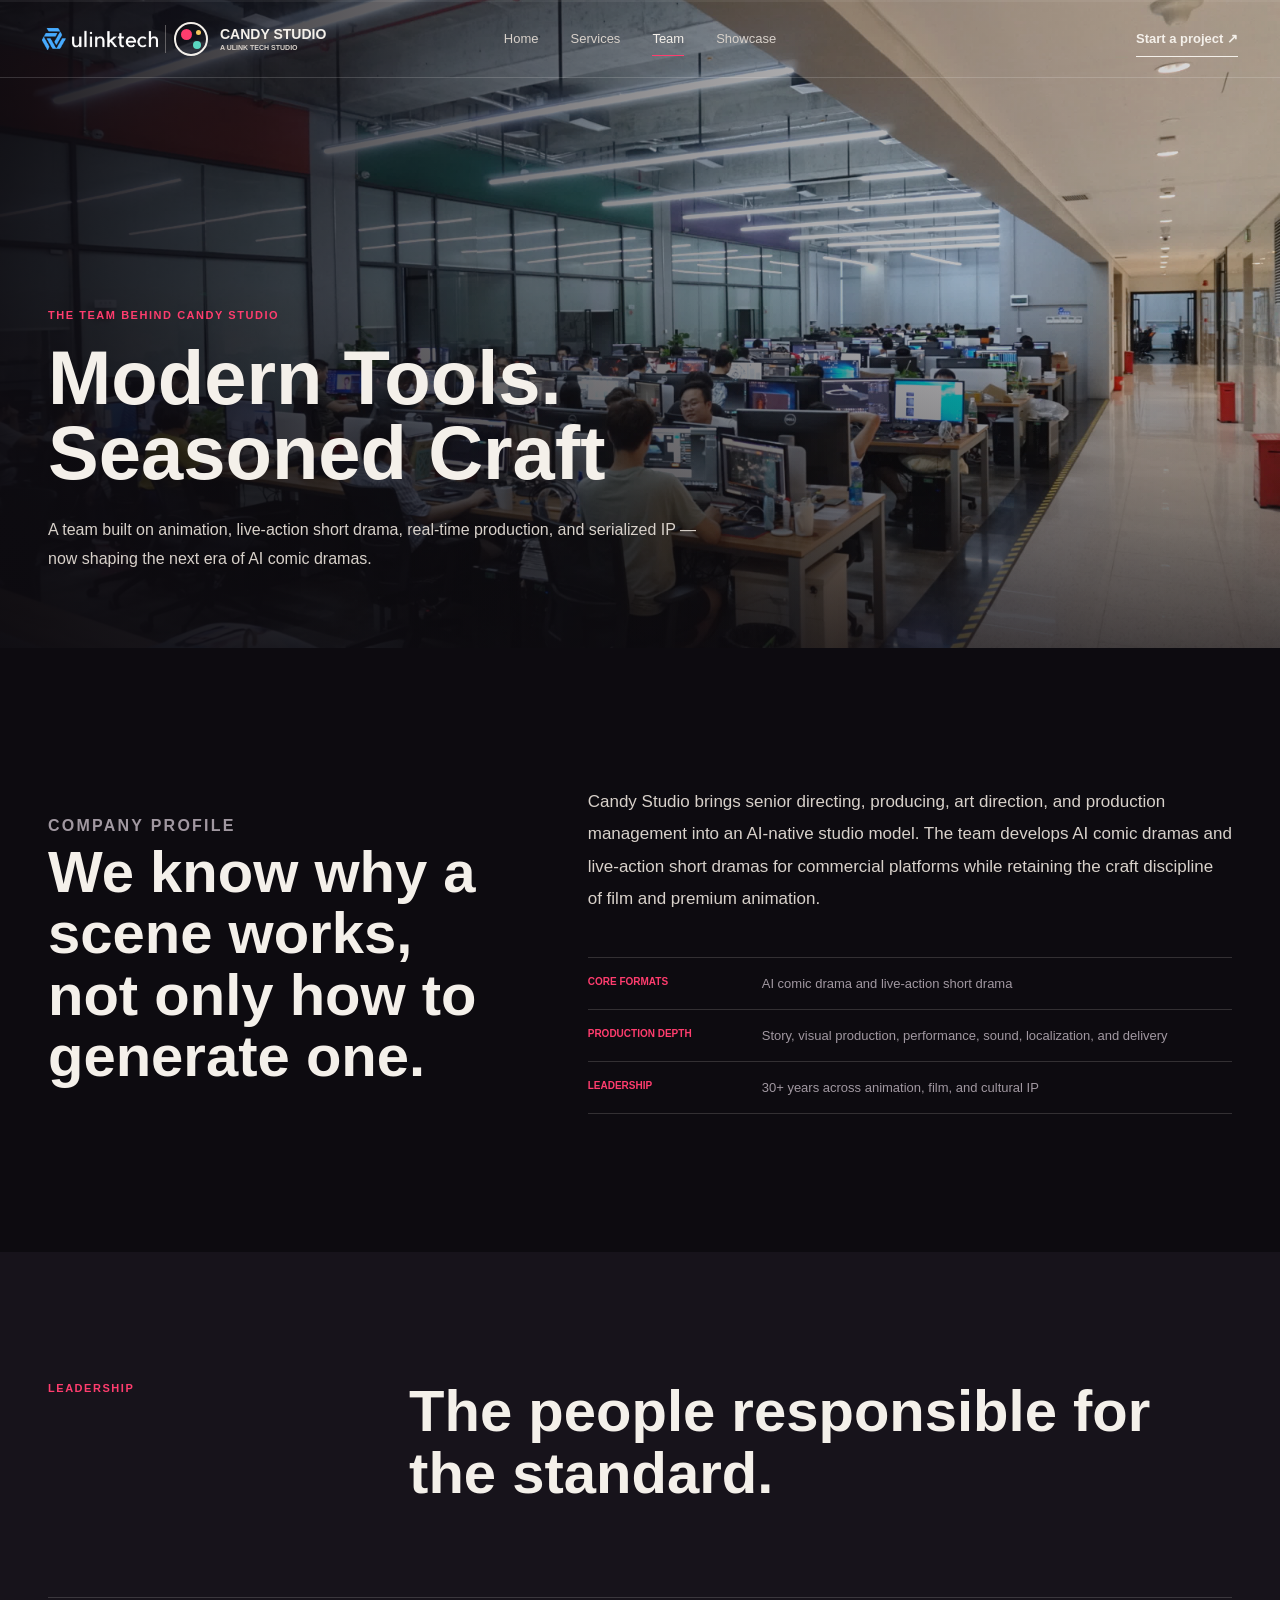
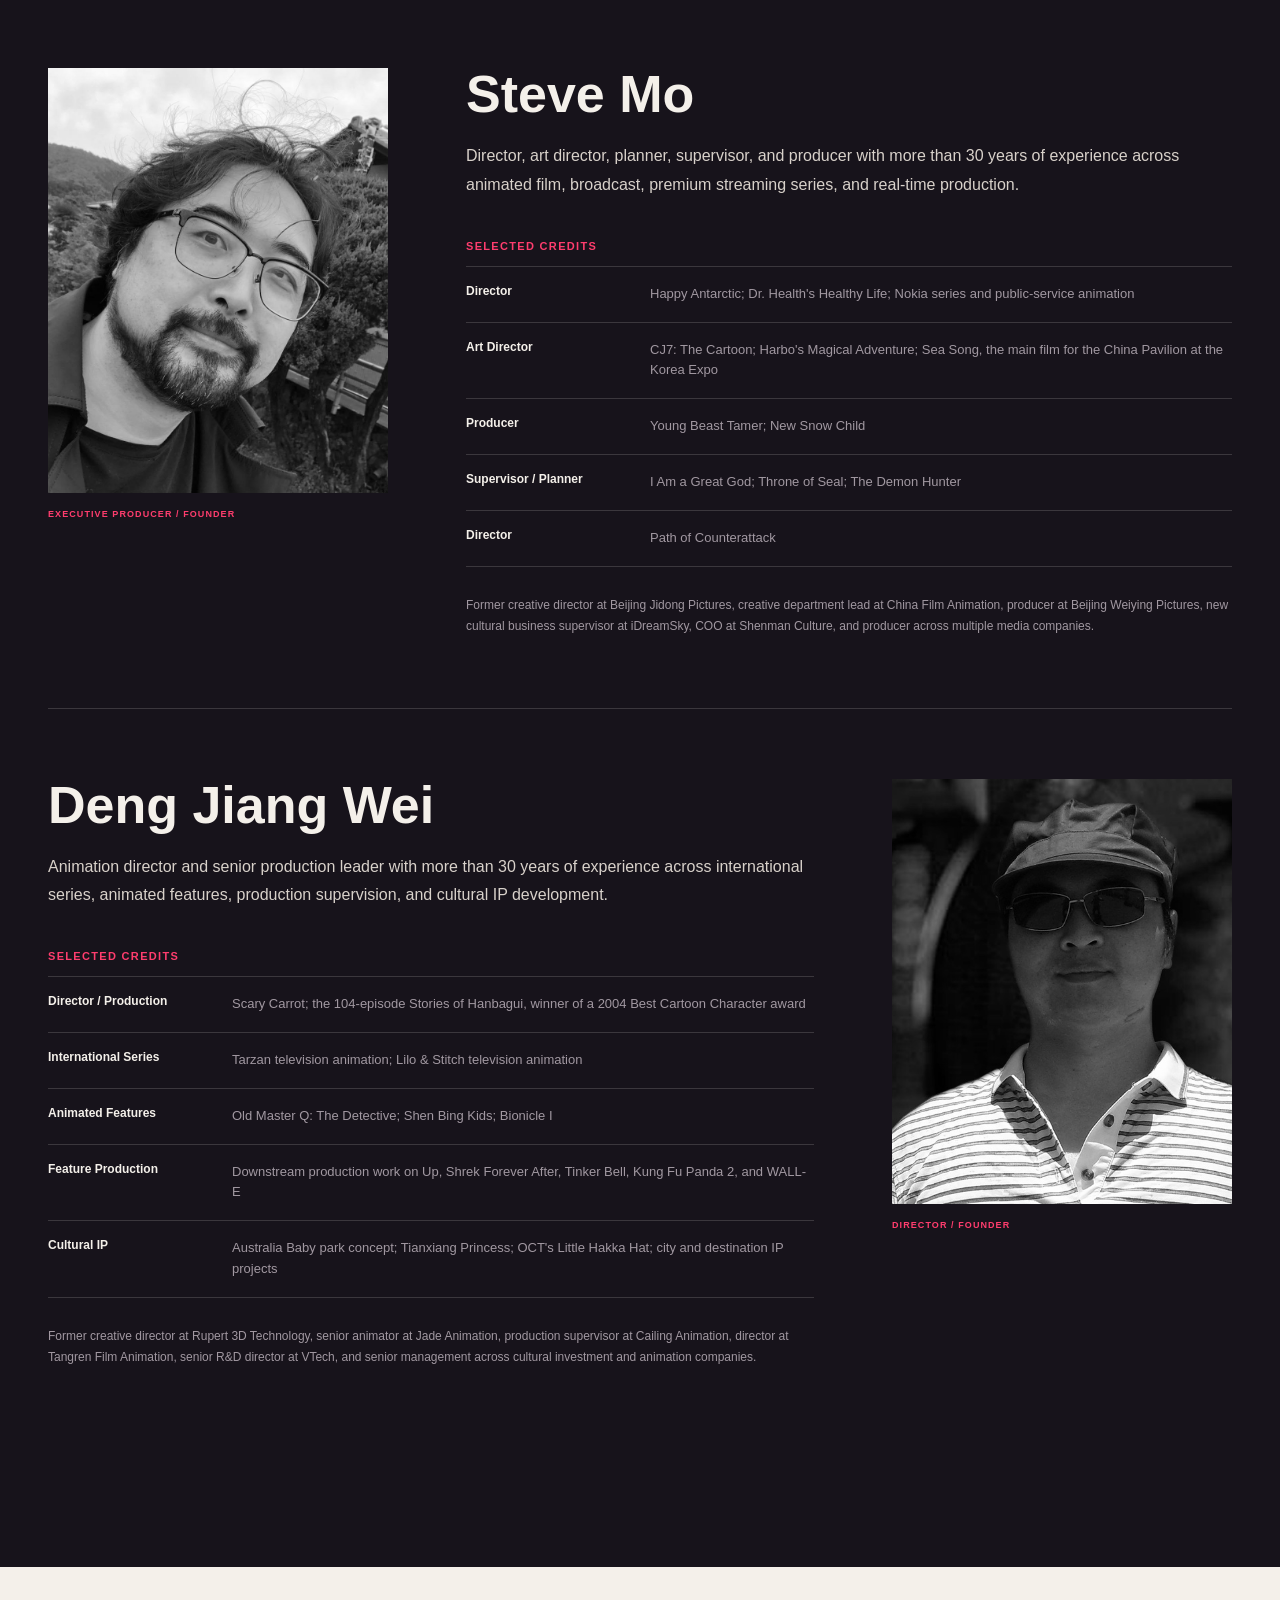
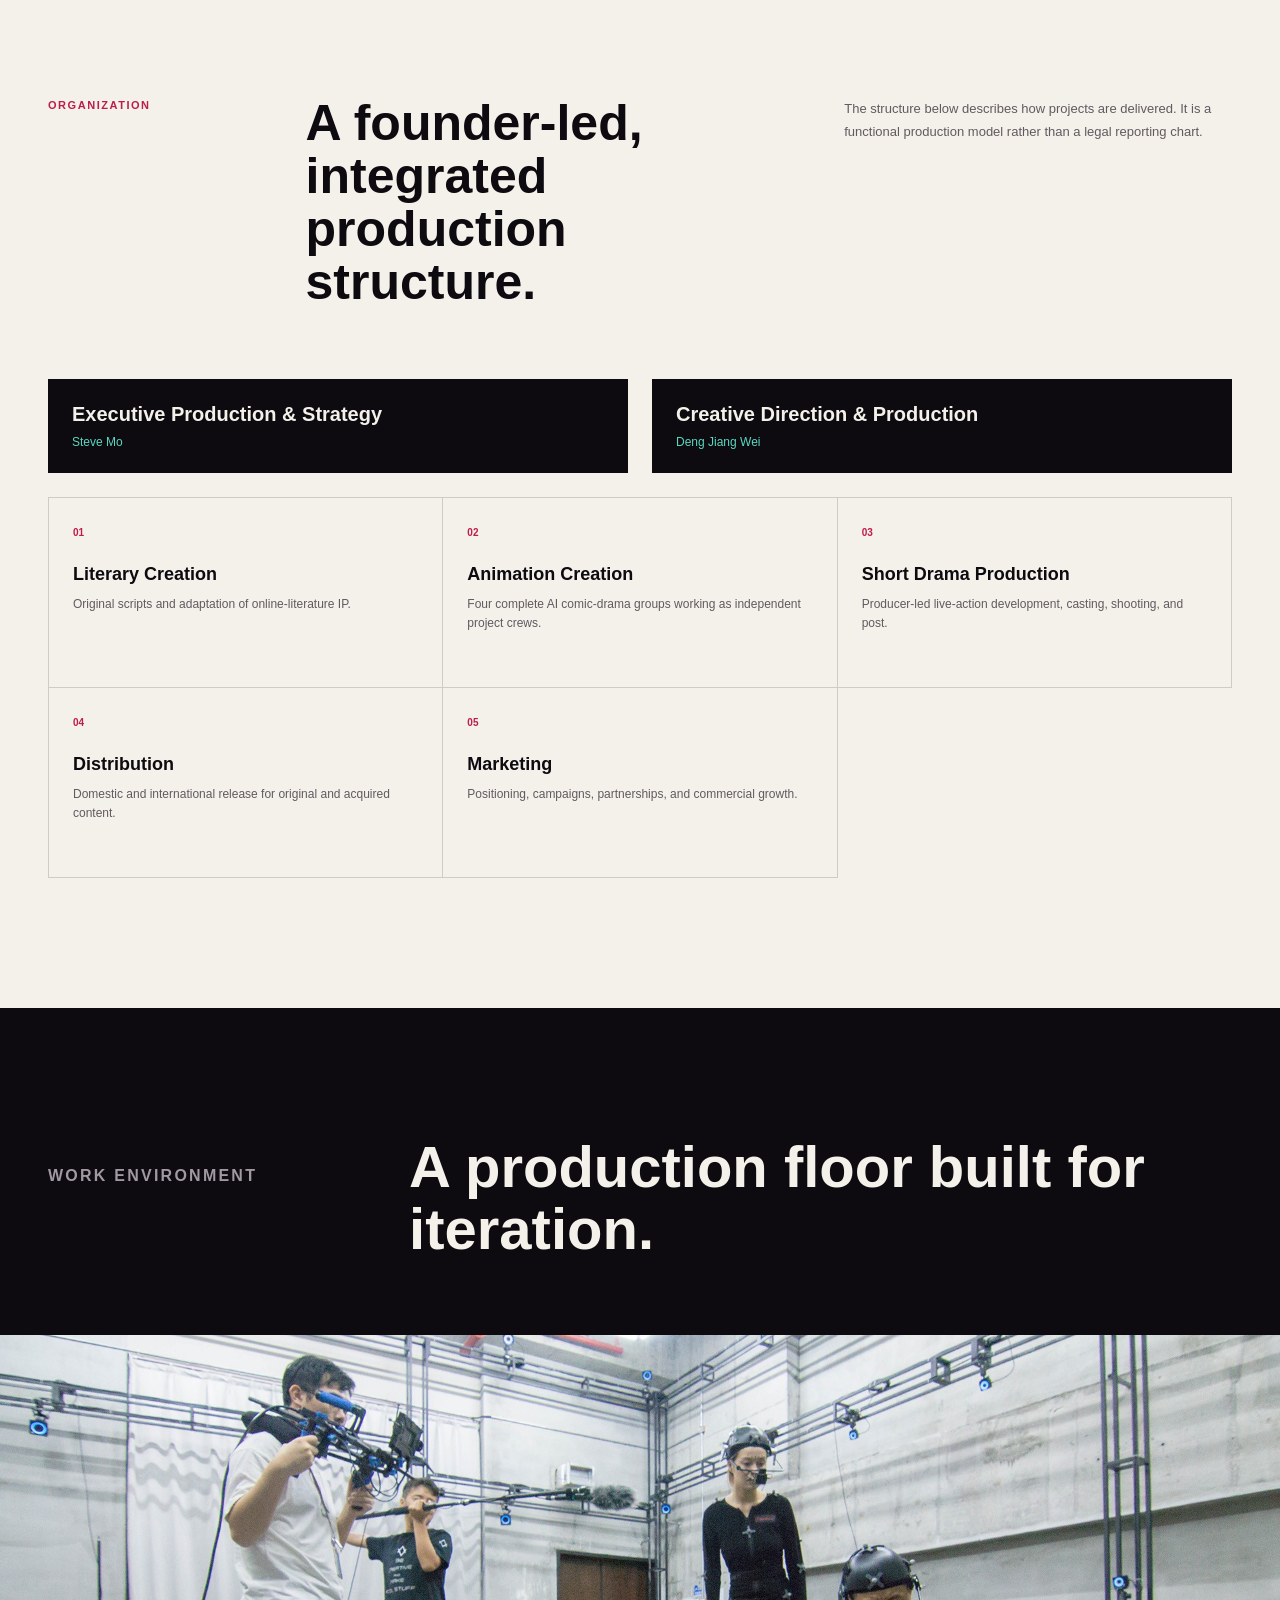
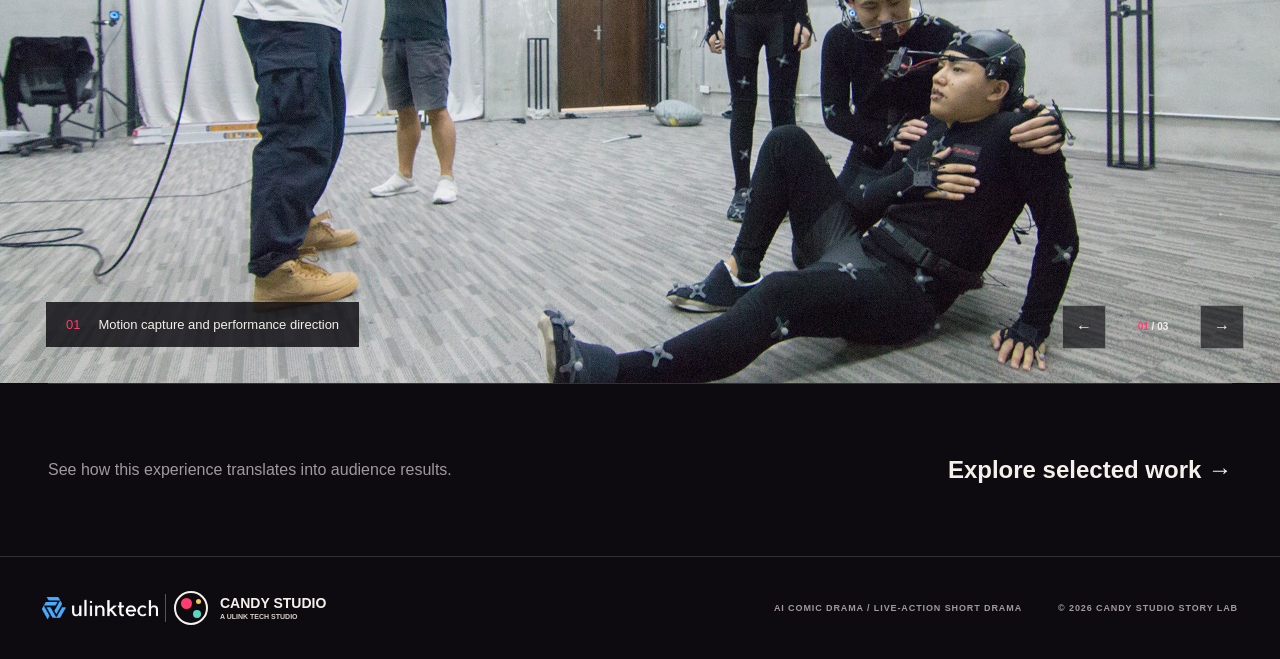
<file: about.html>
<!doctype html>
<html lang="en">
  <head>
    <meta charset="UTF-8" />
    <meta name="viewport" content="width=device-width, initial-scale=1.0" />
    <meta http-equiv="Content-Security-Policy" content="default-src 'self'; base-uri 'none'; object-src 'none'; frame-src 'none'; form-action 'none'; script-src 'self'; style-src 'self' 'unsafe-inline' https://fonts.googleapis.com; font-src https://fonts.gstatic.com; img-src 'self' data:; media-src 'self'; connect-src 'none'; worker-src 'none'; upgrade-insecure-requests" />
    <meta name="referrer" content="strict-origin-when-cross-origin" />
    <meta name="description" content="Meet the founders, production organization, and studio behind Candy Studio's AI comic dramas and live-action short dramas." />
    <title>Team | Candy Studio Story Lab</title>
    <link rel="icon" href="data:," />
    <link rel="preconnect" href="https://fonts.googleapis.com" />
    <link rel="preconnect" href="https://fonts.gstatic.com" crossorigin />
    <link href="https://fonts.googleapis.com/css2?family=Inter:wght@400;500;600;700;800&family=Space+Grotesk:wght@500;600;700&display=swap" rel="stylesheet" />
    <link rel="stylesheet" href="styles.css" />
  </head>
  <body>
    <a class="skip-link" href="#main">Skip to content</a>
    <div class="scroll-progress" aria-hidden="true"><span></span></div>
    <header class="site-header" data-header>
      <a class="brand" href="index.html" aria-label="Ulink Tech, Candy Studio Story Lab home"><span class="brand-mark" aria-hidden="true"><span></span></span><span class="brand-copy"><strong>CANDY STUDIO</strong><small>A ULINK TECH STUDIO</small></span></a>
      <nav class="desktop-nav" aria-label="Primary navigation"><a href="index.html">Home</a><a href="services.html">Services</a><a href="about.html" aria-current="page">Team</a><a href="work.html">Showcase</a></nav>
      <a class="header-cta" href="index.html#contact">Start a project <span aria-hidden="true">↗</span></a>
      <button class="menu-toggle" type="button" aria-label="Open navigation" aria-expanded="false"><span></span><span></span></button>
    </header>
    <nav class="mobile-nav" aria-label="Mobile navigation" hidden><a href="index.html">Home</a><a href="services.html">Services</a><a href="about.html" aria-current="page">Team</a><a href="work.html">Showcase</a><a href="index.html#contact">Start a project</a></nav>

    <main id="main">
      <section class="page-hero about-hero" aria-labelledby="page-title">
        <img src="assets/images/studio-office.png" alt="Candy Studio production studio workspace" />
        <div class="page-hero-shade" aria-hidden="true"></div>
        <div class="page-hero-copy section">
          <p class="eyebrow reveal">THE TEAM BEHIND CANDY STUDIO</p>
          <h1 id="page-title" class="reveal">Modern Tools.<br />Seasoned Craft</h1>
          <p class="reveal">A team built on animation, live-action short drama, real-time production, and serialized IP — now shaping the next era of AI comic dramas.</p>
        </div>
      </section>

      <section class="section company-profile" aria-labelledby="profile-title">
        <div class="section-heading reveal"><p class="eyebrow">COMPANY PROFILE</p><h2 id="profile-title">We know why a scene works, not only how to generate one.</h2></div>
        <div class="profile-copy reveal">
          <p>Candy Studio brings senior directing, producing, art direction, and production management into an AI-native studio model. The team develops AI comic dramas and live-action short dramas for commercial platforms while retaining the craft discipline of film and premium animation.</p>
          <dl><div><dt>Core formats</dt><dd>AI comic drama and live-action short drama</dd></div><div><dt>Production depth</dt><dd>Story, visual production, performance, sound, localization, and delivery</dd></div><div><dt>Leadership</dt><dd>30+ years across animation, film, and cultural IP</dd></div></dl>
        </div>
      </section>

      <section class="leaders" aria-labelledby="leaders-title">
        <div class="section leaders-head reveal"><p class="eyebrow">LEADERSHIP</p><h2 id="leaders-title">The people responsible for the standard.</h2></div>

        <article class="leader-profile section reveal">
          <div class="leader-portrait"><img src="assets/images/team-steve.jpg" alt="Steve Mo, executive producer and founder" /><p>EXECUTIVE PRODUCER / FOUNDER</p></div>
          <div class="leader-biography">
            <h3>Steve Mo</h3>
            <p>Director, art director, planner, supervisor, and producer with more than 30 years of experience across animated film, broadcast, premium streaming series, and real-time production.</p>
            <h4>Selected credits</h4>
            <ul class="credit-list">
              <li><strong>Director</strong><span>Happy Antarctic; Dr. Health's Healthy Life; Nokia series and public-service animation</span></li>
              <li><strong>Art Director</strong><span>CJ7: The Cartoon; Harbo's Magical Adventure; Sea Song, the main film for the China Pavilion at the Korea Expo</span></li>
              <li><strong>Producer</strong><span>Young Beast Tamer; New Snow Child</span></li>
              <li><strong>Supervisor / Planner</strong><span>I Am a Great God; Throne of Seal; The Demon Hunter</span></li>
              <li><strong>Director</strong><span>Path of Counterattack</span></li>
            </ul>
            <p class="career-note">Former creative director at Beijing Jidong Pictures, creative department lead at China Film Animation, producer at Beijing Weiying Pictures, new cultural business supervisor at iDreamSky, COO at Shenman Culture, and producer across multiple media companies.</p>
          </div>
        </article>

        <article class="leader-profile section reverse reveal">
          <div class="leader-portrait"><img src="assets/images/team-deng.jpg" alt="Deng Jiang Wei, director and founder" /><p>DIRECTOR / FOUNDER</p></div>
          <div class="leader-biography">
            <h3>Deng Jiang Wei</h3>
            <p>Animation director and senior production leader with more than 30 years of experience across international series, animated features, production supervision, and cultural IP development.</p>
            <h4>Selected credits</h4>
            <ul class="credit-list">
              <li><strong>Director / Production</strong><span>Scary Carrot; the 104-episode Stories of Hanbagui, winner of a 2004 Best Cartoon Character award</span></li>
              <li><strong>International Series</strong><span>Tarzan television animation; Lilo &amp; Stitch television animation</span></li>
              <li><strong>Animated Features</strong><span>Old Master Q: The Detective; Shen Bing Kids; Bionicle I</span></li>
              <li><strong>Feature Production</strong><span>Downstream production work on Up, Shrek Forever After, Tinker Bell, Kung Fu Panda 2, and WALL-E</span></li>
              <li><strong>Cultural IP</strong><span>Australia Baby park concept; Tianxiang Princess; OCT's Little Hakka Hat; city and destination IP projects</span></li>
            </ul>
            <p class="career-note">Former creative director at Rupert 3D Technology, senior animator at Jade Animation, production supervisor at Cailing Animation, director at Tangren Film Animation, senior R&amp;D director at VTech, and senior management across cultural investment and animation companies.</p>
          </div>
        </article>
      </section>

      <section class="org-band" aria-labelledby="org-title">
        <div class="section org-intro reveal"><p class="eyebrow dark">ORGANIZATION</p><h2 id="org-title">A founder-led, integrated production structure.</h2><p>The structure below describes how projects are delivered. It is a functional production model rather than a legal reporting chart.</p></div>
        <div class="section org-chart" aria-label="Candy Studio functional production organization">
          <div class="org-lead reveal"><strong>Executive Production &amp; Strategy</strong><span>Steve Mo</span></div>
          <div class="org-lead reveal"><strong>Creative Direction &amp; Production</strong><span>Deng Jiang Wei</span></div>
          <div class="org-units">
            <article class="reveal"><span>01</span><h3>Literary Creation</h3><p>Original scripts and adaptation of online-literature IP.</p></article>
            <article class="reveal"><span>02</span><h3>Animation Creation</h3><p>Four complete AI comic-drama groups working as independent project crews.</p></article>
            <article class="reveal"><span>03</span><h3>Short Drama Production</h3><p>Producer-led live-action development, casting, shooting, and post.</p></article>
            <article class="reveal"><span>04</span><h3>Distribution</h3><p>Domestic and international release for original and acquired content.</p></article>
            <article class="reveal"><span>05</span><h3>Marketing</h3><p>Positioning, campaigns, partnerships, and commercial growth.</p></article>
          </div>
        </div>
      </section>

      <section class="studio-section" aria-labelledby="studio-title">
        <div class="section section-heading reveal"><p class="eyebrow">WORK ENVIRONMENT</p><h2 id="studio-title">A production floor built for iteration.</h2></div>
        <div class="studio-gallery" data-carousel>
          <div class="gallery-track">
            <figure class="gallery-slide is-active"><img src="assets/images/studio-motion-capture.jpg" alt="Motion capture production stage" /><figcaption><span>01</span>Motion capture and performance direction</figcaption></figure>
            <figure class="gallery-slide"><img src="assets/images/studio-office.png" alt="Studio production workspace" /><figcaption><span>02</span>Integrated production workspace</figcaption></figure>
            <figure class="gallery-slide"><img src="assets/images/project-fantasy.jpg" alt="Fantasy creature development artwork" /><figcaption><span>03</span>Character and world development</figcaption></figure>
          </div>
          <div class="gallery-controls"><button type="button" data-carousel-prev aria-label="Previous image">←</button><span><b data-carousel-index>01</b> / 03</span><button type="button" data-carousel-next aria-label="Next image">→</button></div>
        </div>
      </section>

      <section class="next-page section reveal"><p>See how this experience translates into audience results.</p><a href="work.html">Explore selected work <span aria-hidden="true">→</span></a></section>
    </main>

    <footer class="site-footer"><a class="brand" href="index.html" aria-label="Ulink Tech, Candy Studio Story Lab home"><span class="brand-mark" aria-hidden="true"><span></span></span><span class="brand-copy"><strong>CANDY STUDIO</strong><small>A ULINK TECH STUDIO</small></span></a><p>AI COMIC DRAMA / LIVE-ACTION SHORT DRAMA</p><p>© 2026 CANDY STUDIO STORY LAB</p></footer>
    <script src="app.js"></script>
  </body>
</html>
</file>
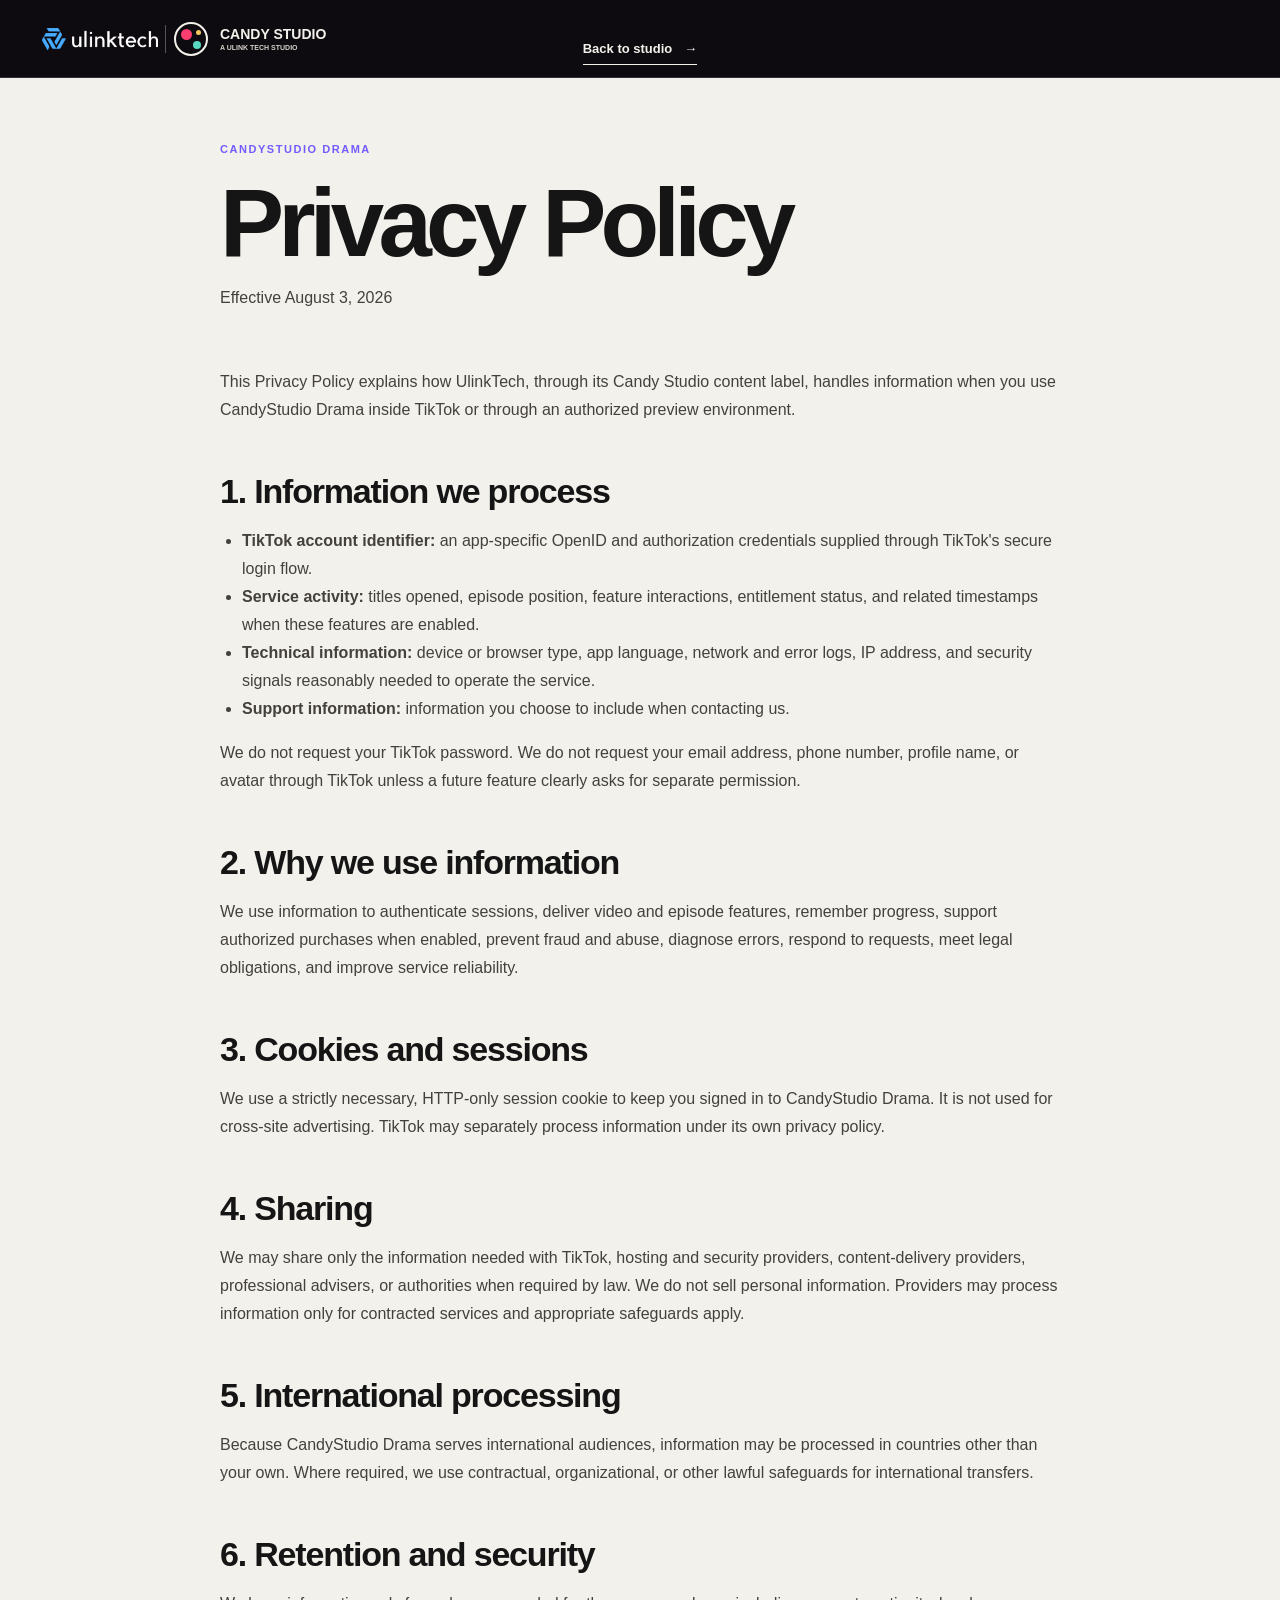
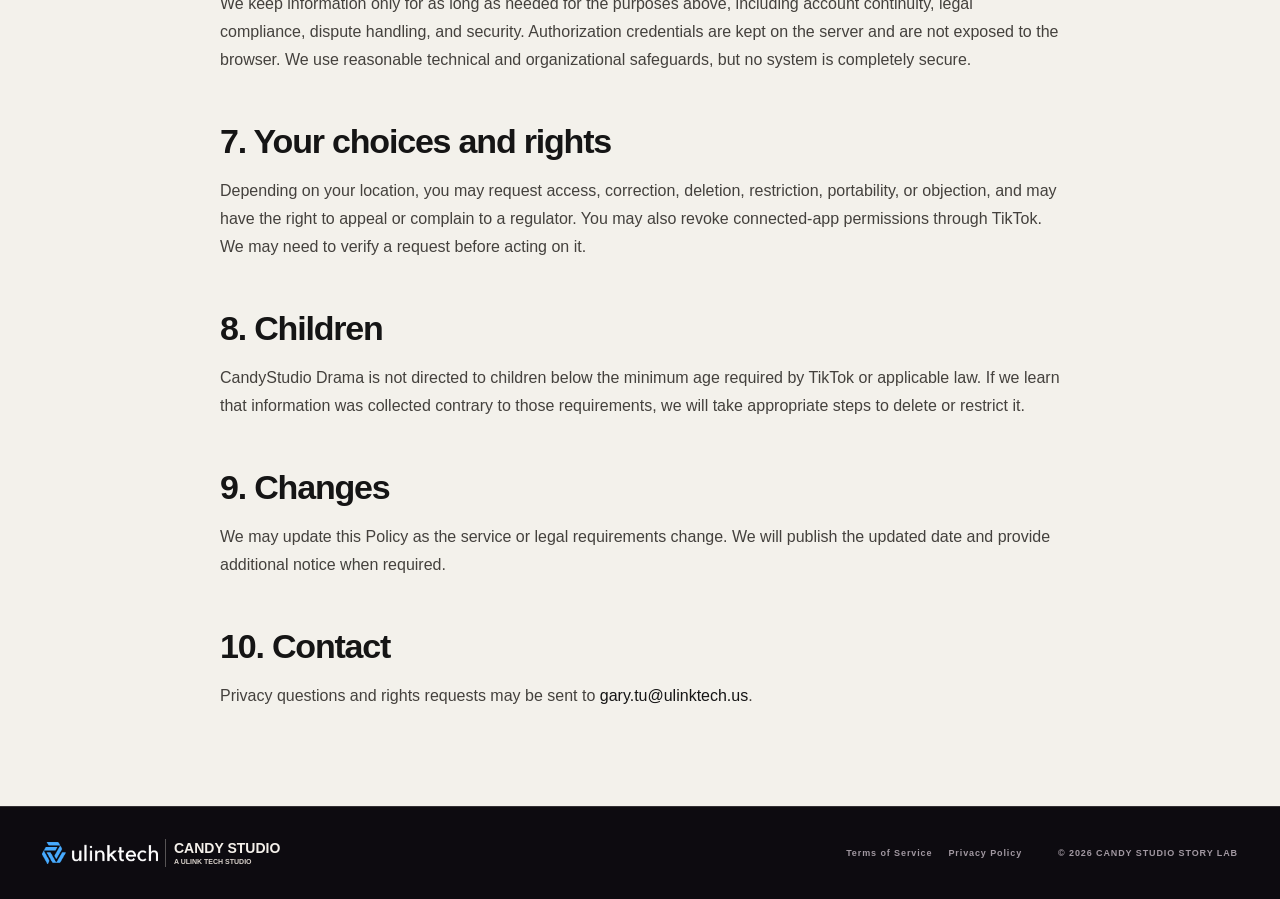
<file: privacy.html>
<!doctype html>
<html lang="en">
  <head>
    <meta charset="utf-8" />
    <meta name="viewport" content="width=device-width, initial-scale=1" />
    <meta http-equiv="Content-Security-Policy" content="default-src 'self'; base-uri 'none'; object-src 'none'; frame-src 'none'; form-action 'none'; script-src 'self'; style-src 'self' 'unsafe-inline' https://fonts.googleapis.com; font-src https://fonts.gstatic.com; img-src 'self' data:; media-src 'self'; connect-src 'none'; worker-src 'none'; upgrade-insecure-requests" />
    <meta name="referrer" content="strict-origin-when-cross-origin" />
    <meta name="description" content="Privacy Policy for CandyStudio Drama." />
    <title>Privacy Policy | CandyStudio Drama</title>
    <link rel="stylesheet" href="styles.css" />
  </head>
  <body>
    <header class="site-header is-solid">
      <a class="brand" href="index.html" aria-label="UlinkTech, Candy Studio Story Lab home"><span class="brand-mark" aria-hidden="true"><span></span></span><span class="brand-copy"><strong>CANDY STUDIO</strong><small>A ULINK TECH STUDIO</small></span></a>
      <a class="text-link" href="index.html">Back to studio <span aria-hidden="true">→</span></a>
    </header>
    <main class="legal-page">
      <article class="legal-content">
        <p class="eyebrow">CANDYSTUDIO DRAMA</p>
        <h1>Privacy Policy</h1>
        <p class="legal-meta">Effective August 3, 2026</p>

        <p>This Privacy Policy explains how UlinkTech, through its Candy Studio content label, handles information when you use CandyStudio Drama inside TikTok or through an authorized preview environment.</p>

        <h2>1. Information we process</h2>
        <ul>
          <li><strong>TikTok account identifier:</strong> an app-specific OpenID and authorization credentials supplied through TikTok's secure login flow.</li>
          <li><strong>Service activity:</strong> titles opened, episode position, feature interactions, entitlement status, and related timestamps when these features are enabled.</li>
          <li><strong>Technical information:</strong> device or browser type, app language, network and error logs, IP address, and security signals reasonably needed to operate the service.</li>
          <li><strong>Support information:</strong> information you choose to include when contacting us.</li>
        </ul>
        <p>We do not request your TikTok password. We do not request your email address, phone number, profile name, or avatar through TikTok unless a future feature clearly asks for separate permission.</p>

        <h2>2. Why we use information</h2>
        <p>We use information to authenticate sessions, deliver video and episode features, remember progress, support authorized purchases when enabled, prevent fraud and abuse, diagnose errors, respond to requests, meet legal obligations, and improve service reliability.</p>

        <h2>3. Cookies and sessions</h2>
        <p>We use a strictly necessary, HTTP-only session cookie to keep you signed in to CandyStudio Drama. It is not used for cross-site advertising. TikTok may separately process information under its own privacy policy.</p>

        <h2>4. Sharing</h2>
        <p>We may share only the information needed with TikTok, hosting and security providers, content-delivery providers, professional advisers, or authorities when required by law. We do not sell personal information. Providers may process information only for contracted services and appropriate safeguards apply.</p>

        <h2>5. International processing</h2>
        <p>Because CandyStudio Drama serves international audiences, information may be processed in countries other than your own. Where required, we use contractual, organizational, or other lawful safeguards for international transfers.</p>

        <h2>6. Retention and security</h2>
        <p>We keep information only for as long as needed for the purposes above, including account continuity, legal compliance, dispute handling, and security. Authorization credentials are kept on the server and are not exposed to the browser. We use reasonable technical and organizational safeguards, but no system is completely secure.</p>

        <h2>7. Your choices and rights</h2>
        <p>Depending on your location, you may request access, correction, deletion, restriction, portability, or objection, and may have the right to appeal or complain to a regulator. You may also revoke connected-app permissions through TikTok. We may need to verify a request before acting on it.</p>

        <h2>8. Children</h2>
        <p>CandyStudio Drama is not directed to children below the minimum age required by TikTok or applicable law. If we learn that information was collected contrary to those requirements, we will take appropriate steps to delete or restrict it.</p>

        <h2>9. Changes</h2>
        <p>We may update this Policy as the service or legal requirements change. We will publish the updated date and provide additional notice when required.</p>

        <h2>10. Contact</h2>
        <p>Privacy questions and rights requests may be sent to <a href="mailto:gary.tu@ulinktech.us">gary.tu@ulinktech.us</a>.</p>
      </article>
    </main>
    <footer class="site-footer">
      <a class="brand" href="index.html"><span class="brand-copy"><strong>CANDY STUDIO</strong><small>A ULINK TECH STUDIO</small></span></a>
      <p class="legal-links"><a href="terms.html">Terms of Service</a><a href="privacy.html">Privacy Policy</a></p>
      <p>© 2026 CANDY STUDIO STORY LAB</p>
    </footer>
  </body>
</html>
</file>
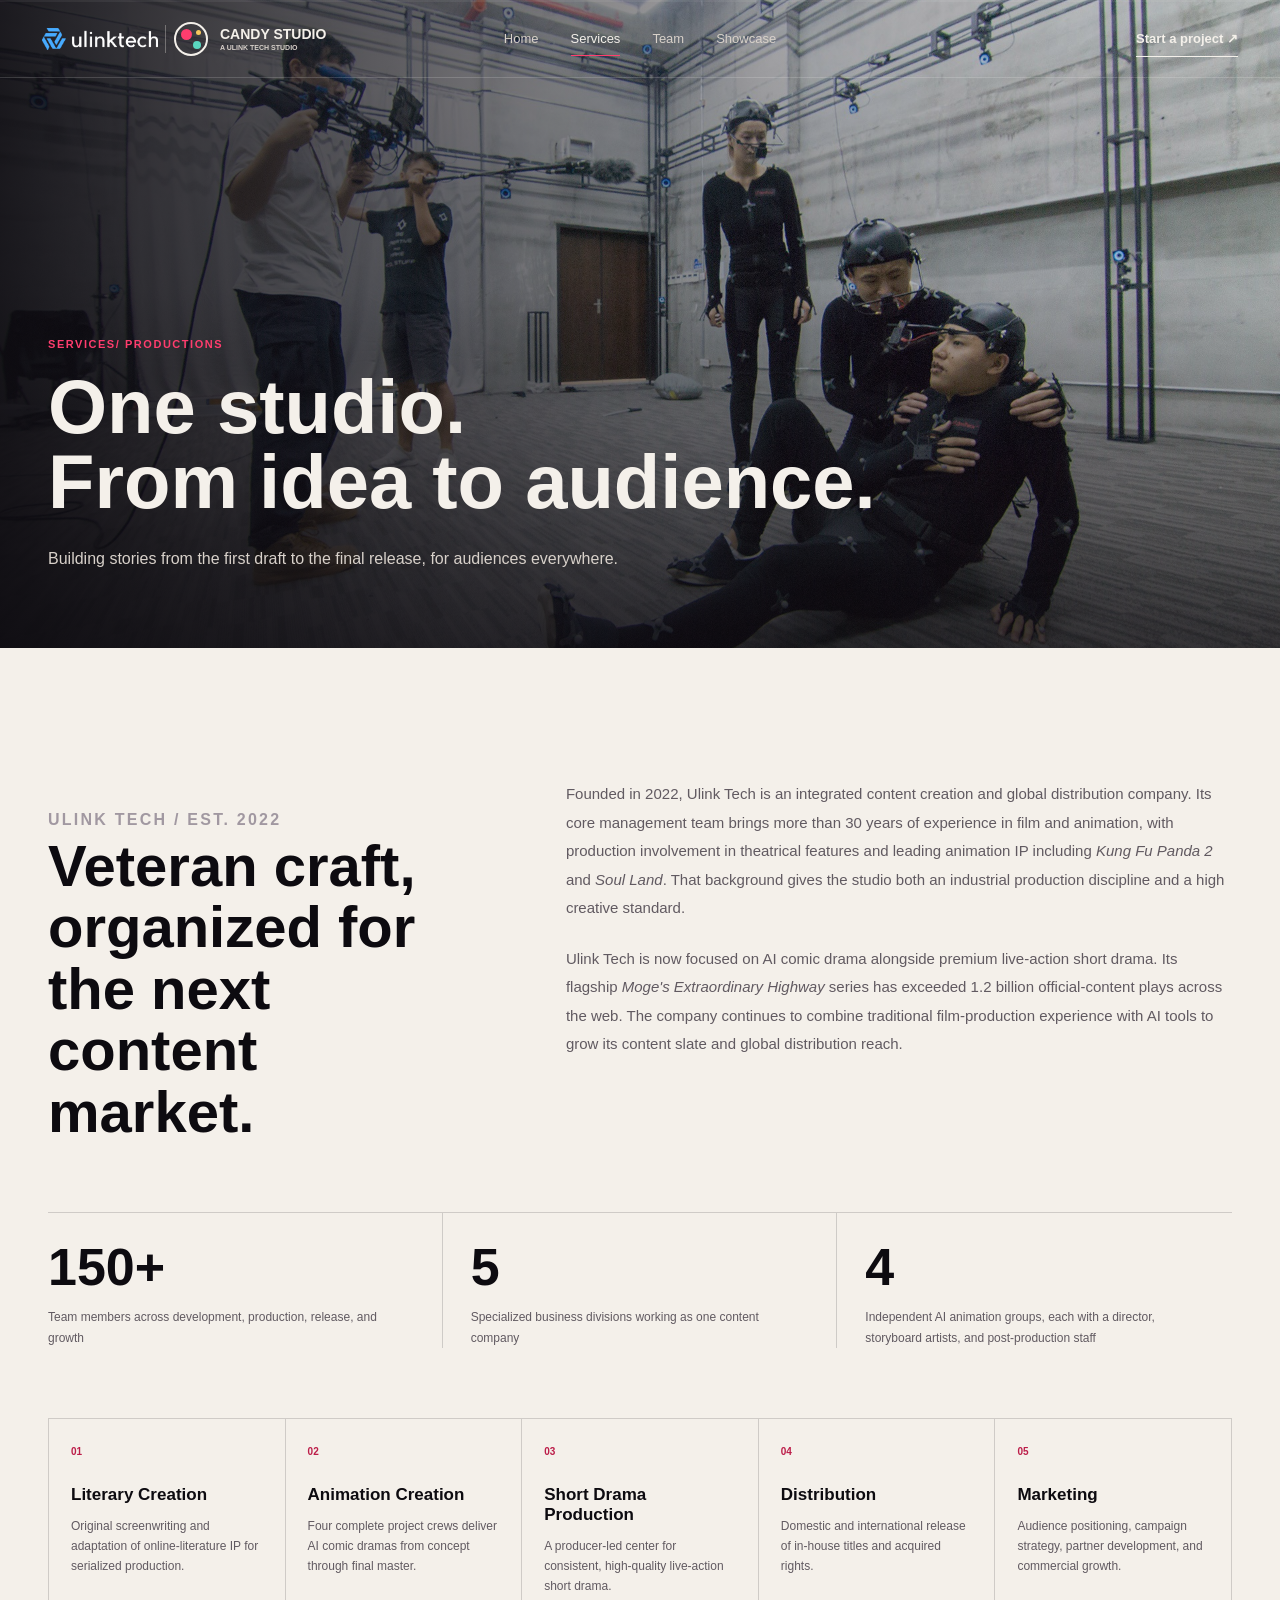
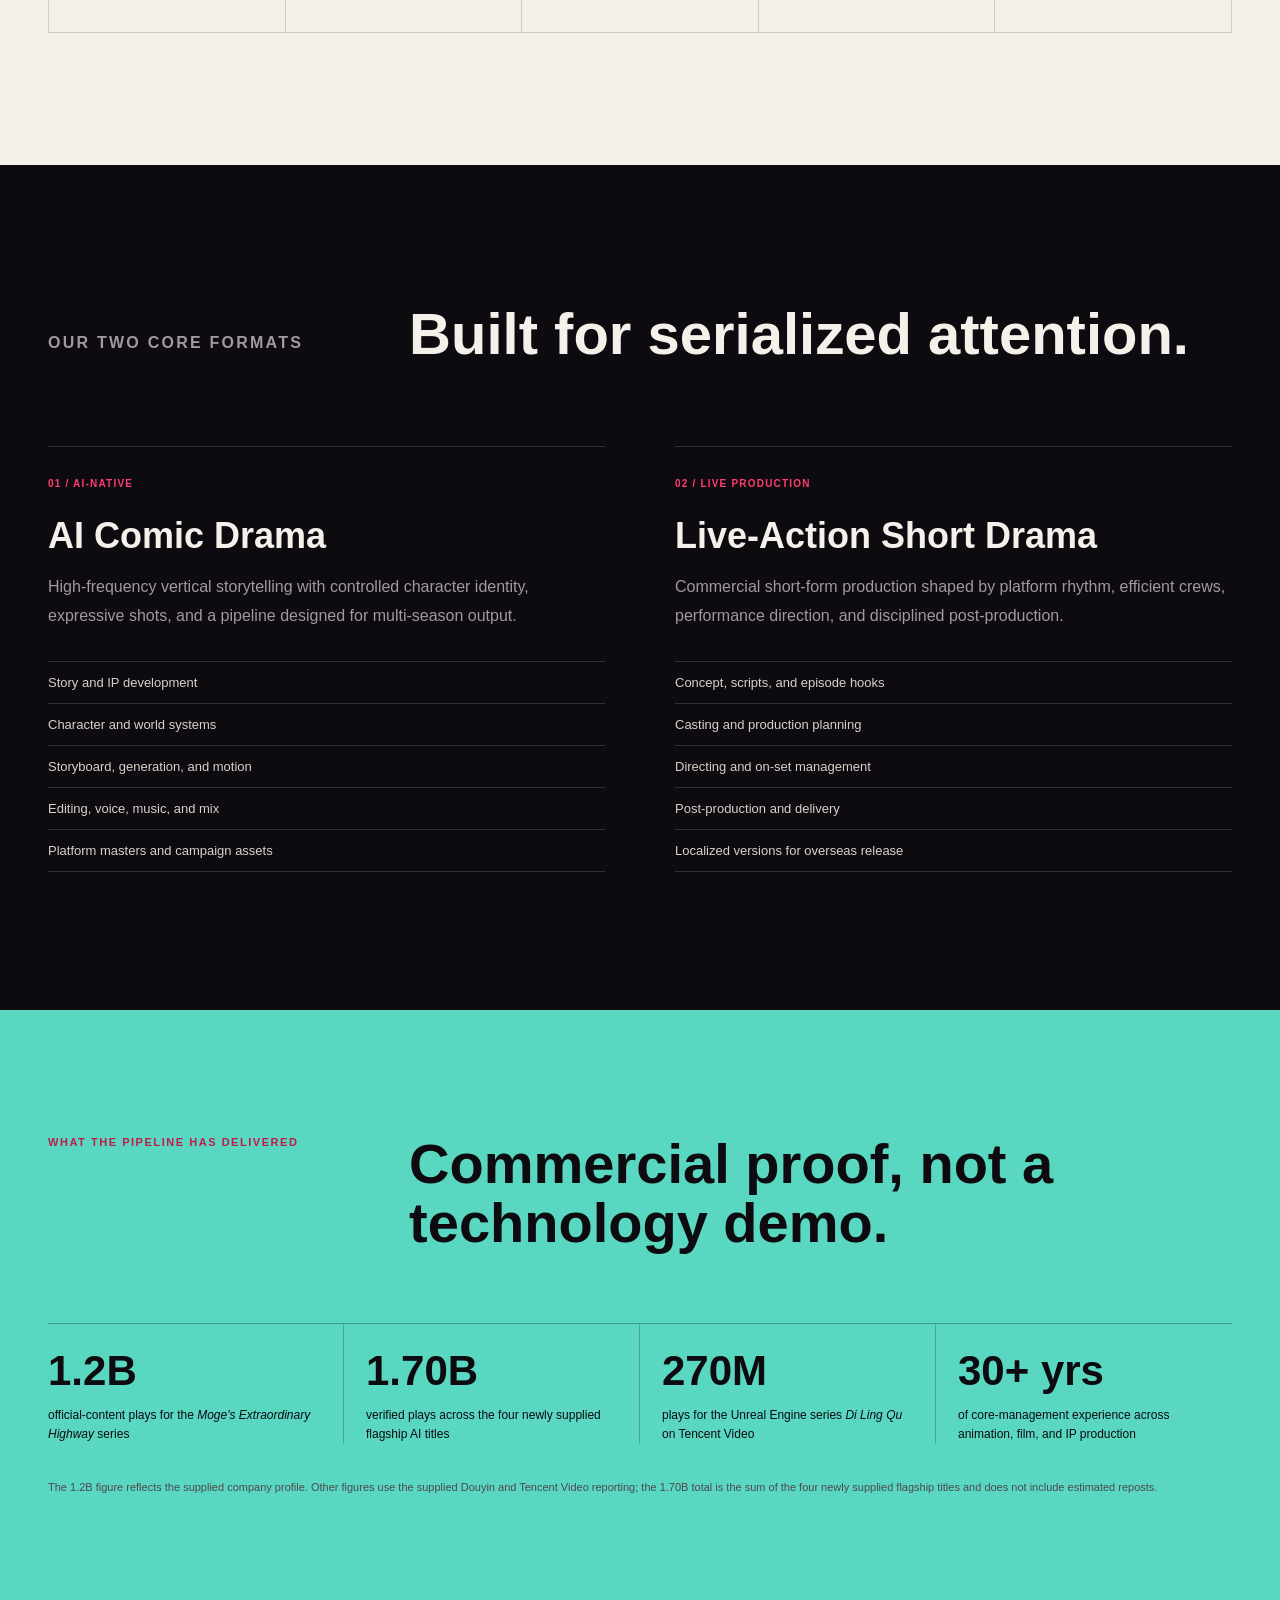
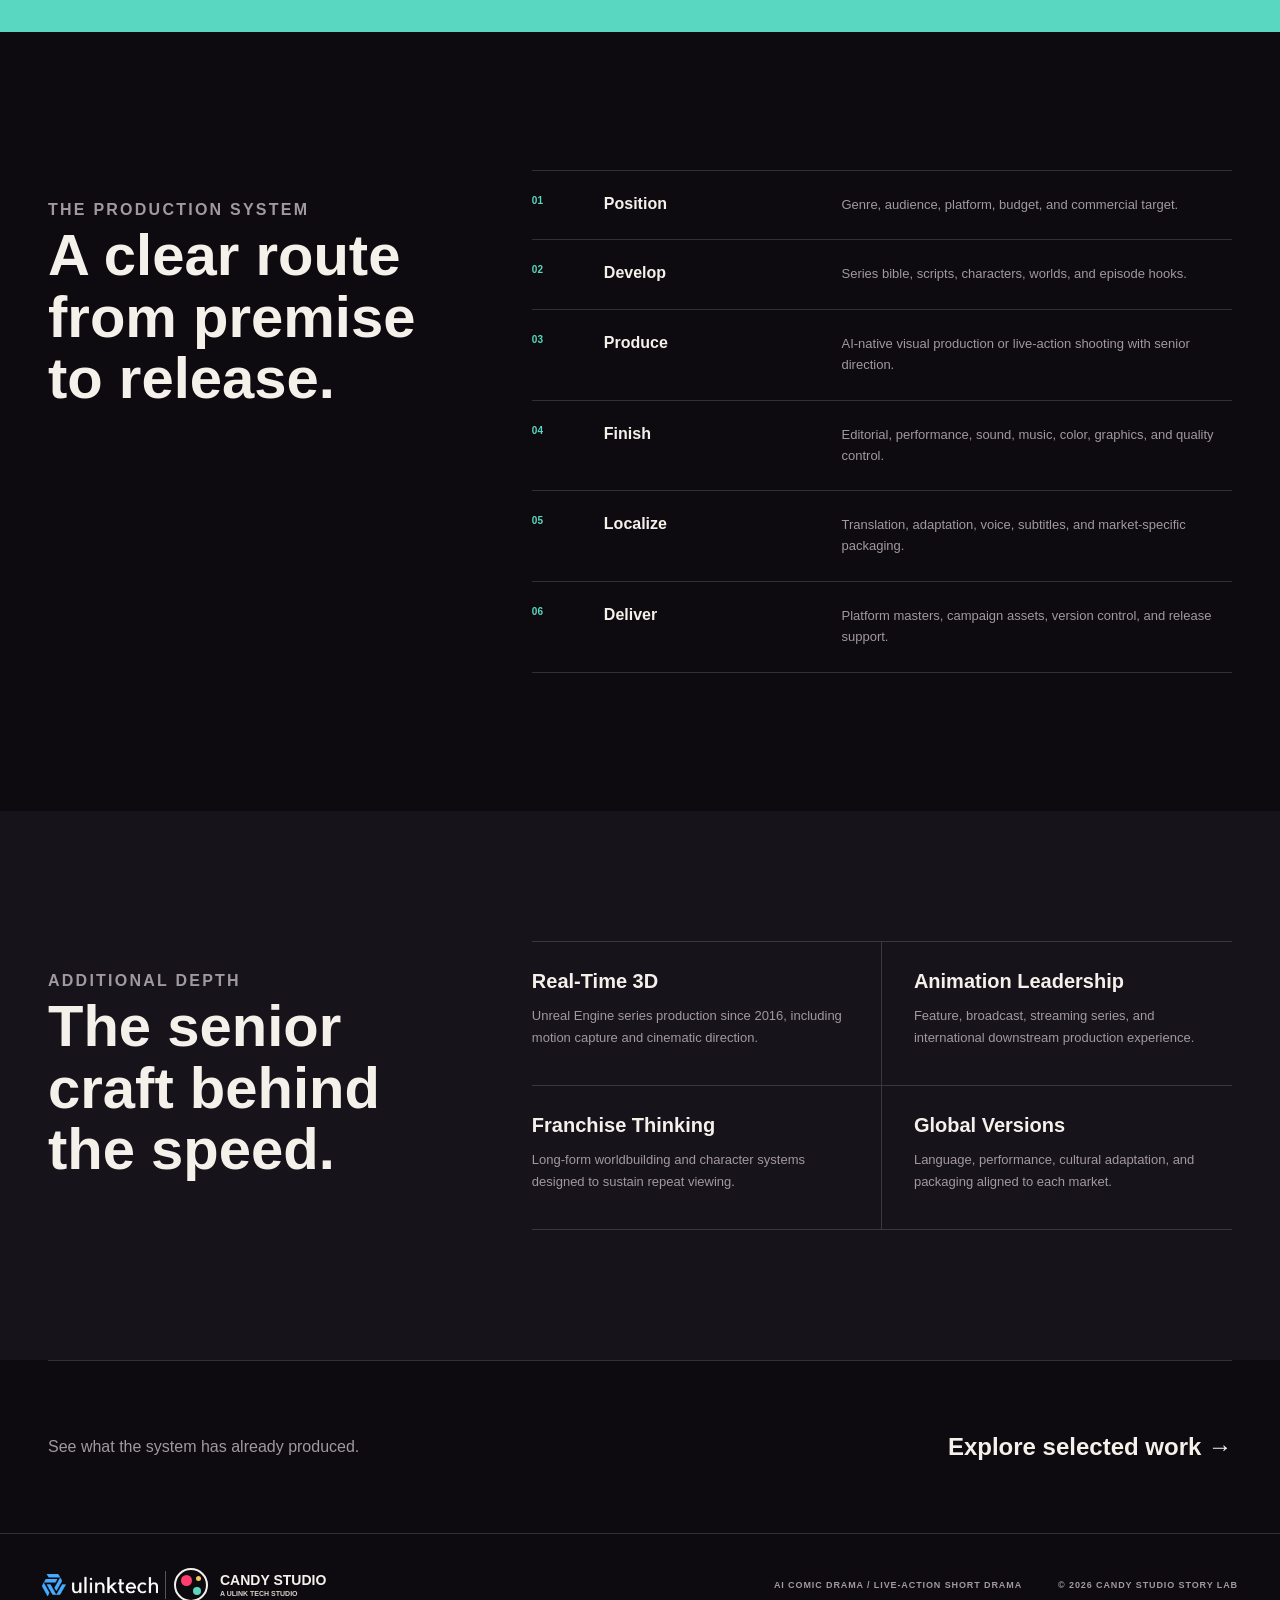
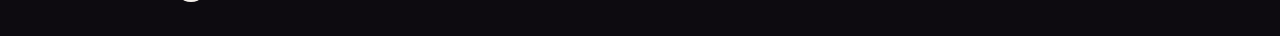
<file: services.html>
<!doctype html>
<html lang="en">
  <head>
    <meta charset="UTF-8" />
    <meta name="viewport" content="width=device-width, initial-scale=1.0" />
    <meta http-equiv="Content-Security-Policy" content="default-src 'self'; base-uri 'none'; object-src 'none'; frame-src 'none'; form-action 'none'; script-src 'self'; style-src 'self' 'unsafe-inline' https://fonts.googleapis.com; font-src https://fonts.gstatic.com; img-src 'self' data:; media-src 'self'; connect-src 'none'; worker-src 'none'; upgrade-insecure-requests" />
    <meta name="referrer" content="strict-origin-when-cross-origin" />
    <meta name="description" content="Candy Studio produces AI comic dramas, live-action short dramas, real-time animation, and global versions." />
    <title>Services | Candy Studio Story Lab</title>
    <link rel="icon" href="data:," />
    <link rel="preconnect" href="https://fonts.googleapis.com" />
    <link rel="preconnect" href="https://fonts.gstatic.com" crossorigin />
    <link href="https://fonts.googleapis.com/css2?family=Inter:wght@400;500;600;700;800&family=Space+Grotesk:wght@500;600;700&display=swap" rel="stylesheet" />
    <link rel="stylesheet" href="styles.css" />
  </head>
  <body>
    <a class="skip-link" href="#main">Skip to content</a>
    <div class="scroll-progress" aria-hidden="true"><span></span></div>
    <header class="site-header" data-header>
      <a class="brand" href="index.html" aria-label="Ulink Tech, Candy Studio Story Lab home"><span class="brand-mark" aria-hidden="true"><span></span></span><span class="brand-copy"><strong>CANDY STUDIO</strong><small>A ULINK TECH STUDIO</small></span></a>
      <nav class="desktop-nav" aria-label="Primary navigation"><a href="index.html">Home</a><a href="services.html" aria-current="page">Services</a><a href="about.html">Team</a><a href="work.html">Showcase</a></nav>
      <a class="header-cta" href="index.html#contact">Start a project <span aria-hidden="true">↗</span></a>
      <button class="menu-toggle" type="button" aria-label="Open navigation" aria-expanded="false"><span></span><span></span></button>
    </header>
    <nav class="mobile-nav" aria-label="Mobile navigation" hidden><a href="index.html">Home</a><a href="services.html" aria-current="page">Services</a><a href="about.html">Team</a><a href="work.html">Showcase</a><a href="index.html#contact">Start a project</a></nav>

    <main id="main">
      <section class="page-hero services-hero" aria-labelledby="page-title">
        <img src="assets/images/studio-motion-capture.jpg" alt="Motion capture stage in production" />
        <div class="page-hero-shade" aria-hidden="true"></div>
        <div class="page-hero-copy section">
          <p class="eyebrow reveal">SERVICES/ PRODUCTIONS</p>
          <h1 id="page-title" class="reveal">One studio.<br />From idea to audience.</h1>
          <p class="reveal">Building stories from the first draft to the final release, for audiences everywhere.</p>
        </div>
      </section>

      <section class="service-company" aria-labelledby="company-title">
        <div class="section service-company-layout">
          <div class="section-heading reveal">
            <p class="eyebrow dark">ULINK TECH / EST. 2022</p>
            <h2 id="company-title">Veteran craft, organized for the next content market.</h2>
          </div>
          <div class="service-company-copy reveal">
            <p>Founded in 2022, Ulink Tech is an integrated content creation and global distribution company. Its core management team brings more than 30 years of experience in film and animation, with production involvement in theatrical features and leading animation IP including <em>Kung Fu Panda 2</em> and <em>Soul Land</em>. That background gives the studio both an industrial production discipline and a high creative standard.</p>
            <p>Ulink Tech is now focused on AI comic drama alongside premium live-action short drama. Its flagship <em>Moge's Extraordinary Highway</em> series has exceeded 1.2 billion official-content plays across the web. The company continues to combine traditional film-production experience with AI tools to grow its content slate and global distribution reach.</p>
          </div>
          <div class="company-facts">
            <article class="reveal"><strong>150+</strong><span>Team members across development, production, release, and growth</span></article>
            <article class="reveal"><strong>5</strong><span>Specialized business divisions working as one content company</span></article>
            <article class="reveal"><strong>4</strong><span>Independent AI animation groups, each with a director, storyboard artists, and post-production staff</span></article>
          </div>
          <div class="division-grid">
            <article class="reveal"><span>01</span><h3>Literary Creation</h3><p>Original screenwriting and adaptation of online-literature IP for serialized production.</p></article>
            <article class="reveal"><span>02</span><h3>Animation Creation</h3><p>Four complete project crews deliver AI comic dramas from concept through final master.</p></article>
            <article class="reveal"><span>03</span><h3>Short Drama Production</h3><p>A producer-led center for consistent, high-quality live-action short drama.</p></article>
            <article class="reveal"><span>04</span><h3>Distribution</h3><p>Domestic and international release of in-house titles and acquired rights.</p></article>
            <article class="reveal"><span>05</span><h3>Marketing</h3><p>Audience positioning, campaign strategy, partner development, and commercial growth.</p></article>
          </div>
        </div>
      </section>

      <section class="section service-formats" aria-labelledby="formats-title">
        <div class="section-heading reveal">
          <p class="eyebrow">OUR TWO CORE FORMATS</p>
          <h2 id="formats-title">Built for serialized attention.</h2>
        </div>
        <div class="dual-format">
          <article class="format-detail reveal">
            <span>01 / AI-NATIVE</span>
            <h3>AI Comic Drama</h3>
            <p>High-frequency vertical storytelling with controlled character identity, expressive shots, and a pipeline designed for multi-season output.</p>
            <ul>
              <li>Story and IP development</li>
              <li>Character and world systems</li>
              <li>Storyboard, generation, and motion</li>
              <li>Editing, voice, music, and mix</li>
              <li>Platform masters and campaign assets</li>
            </ul>
          </article>
          <article class="format-detail reveal">
            <span>02 / LIVE PRODUCTION</span>
            <h3>Live-Action Short Drama</h3>
            <p>Commercial short-form production shaped by platform rhythm, efficient crews, performance direction, and disciplined post-production.</p>
            <ul>
              <li>Concept, scripts, and episode hooks</li>
              <li>Casting and production planning</li>
              <li>Directing and on-set management</li>
              <li>Post-production and delivery</li>
              <li>Localized versions for overseas release</li>
            </ul>
          </article>
        </div>
      </section>

      <section class="outcome-band" aria-labelledby="outcome-title">
        <div class="section outcome-head reveal"><p class="eyebrow dark">WHAT THE PIPELINE HAS DELIVERED</p><h2 id="outcome-title">Commercial proof, not a technology demo.</h2></div>
        <div class="section outcome-grid">
          <article class="reveal"><strong>1.2B</strong><p>official-content plays for the <em>Moge's Extraordinary Highway</em> series</p></article>
          <article class="reveal"><strong>1.70B</strong><p>verified plays across the four newly supplied flagship AI titles</p></article>
          <article class="reveal"><strong>270M</strong><p>plays for the Unreal Engine series <em>Di Ling Qu</em> on Tencent Video</p></article>
          <article class="reveal"><strong>30+ yrs</strong><p>of core-management experience across animation, film, and IP production</p></article>
        </div>
        <p class="section source-note reveal">The 1.2B figure reflects the supplied company profile. Other figures use the supplied Douyin and Tencent Video reporting; the 1.70B total is the sum of the four newly supplied flagship titles and does not include estimated reposts.</p>
      </section>

      <section class="section pipeline" aria-labelledby="pipeline-title">
        <div class="section-heading reveal"><p class="eyebrow">THE PRODUCTION SYSTEM</p><h2 id="pipeline-title">A clear route from premise to release.</h2></div>
        <ol class="pipeline-list">
          <li class="reveal"><span>01</span><strong>Position</strong><p>Genre, audience, platform, budget, and commercial target.</p></li>
          <li class="reveal"><span>02</span><strong>Develop</strong><p>Series bible, scripts, characters, worlds, and episode hooks.</p></li>
          <li class="reveal"><span>03</span><strong>Produce</strong><p>AI-native visual production or live-action shooting with senior direction.</p></li>
          <li class="reveal"><span>04</span><strong>Finish</strong><p>Editorial, performance, sound, music, color, graphics, and quality control.</p></li>
          <li class="reveal"><span>05</span><strong>Localize</strong><p>Translation, adaptation, voice, subtitles, and market-specific packaging.</p></li>
          <li class="reveal"><span>06</span><strong>Deliver</strong><p>Platform masters, campaign assets, version control, and release support.</p></li>
        </ol>
      </section>

      <section class="capability-band" aria-labelledby="capability-title">
        <div class="section capability-layout">
          <div class="section-heading reveal"><p class="eyebrow">ADDITIONAL DEPTH</p><h2 id="capability-title">The senior craft behind the speed.</h2></div>
          <div class="capability-list">
            <article class="reveal"><h3>Real-Time 3D</h3><p>Unreal Engine series production since 2016, including motion capture and cinematic direction.</p></article>
            <article class="reveal"><h3>Animation Leadership</h3><p>Feature, broadcast, streaming series, and international downstream production experience.</p></article>
            <article class="reveal"><h3>Franchise Thinking</h3><p>Long-form worldbuilding and character systems designed to sustain repeat viewing.</p></article>
            <article class="reveal"><h3>Global Versions</h3><p>Language, performance, cultural adaptation, and packaging aligned to each market.</p></article>
          </div>
        </div>
      </section>

      <section class="next-page section reveal"><p>See what the system has already produced.</p><a href="work.html">Explore selected work <span aria-hidden="true">→</span></a></section>
    </main>

    <footer class="site-footer"><a class="brand" href="index.html" aria-label="Ulink Tech, Candy Studio Story Lab home"><span class="brand-mark" aria-hidden="true"><span></span></span><span class="brand-copy"><strong>CANDY STUDIO</strong><small>A ULINK TECH STUDIO</small></span></a><p>AI COMIC DRAMA / LIVE-ACTION SHORT DRAMA</p><p>© 2026 CANDY STUDIO STORY LAB</p></footer>
    <script src="app.js"></script>
  </body>
</html>
</file>
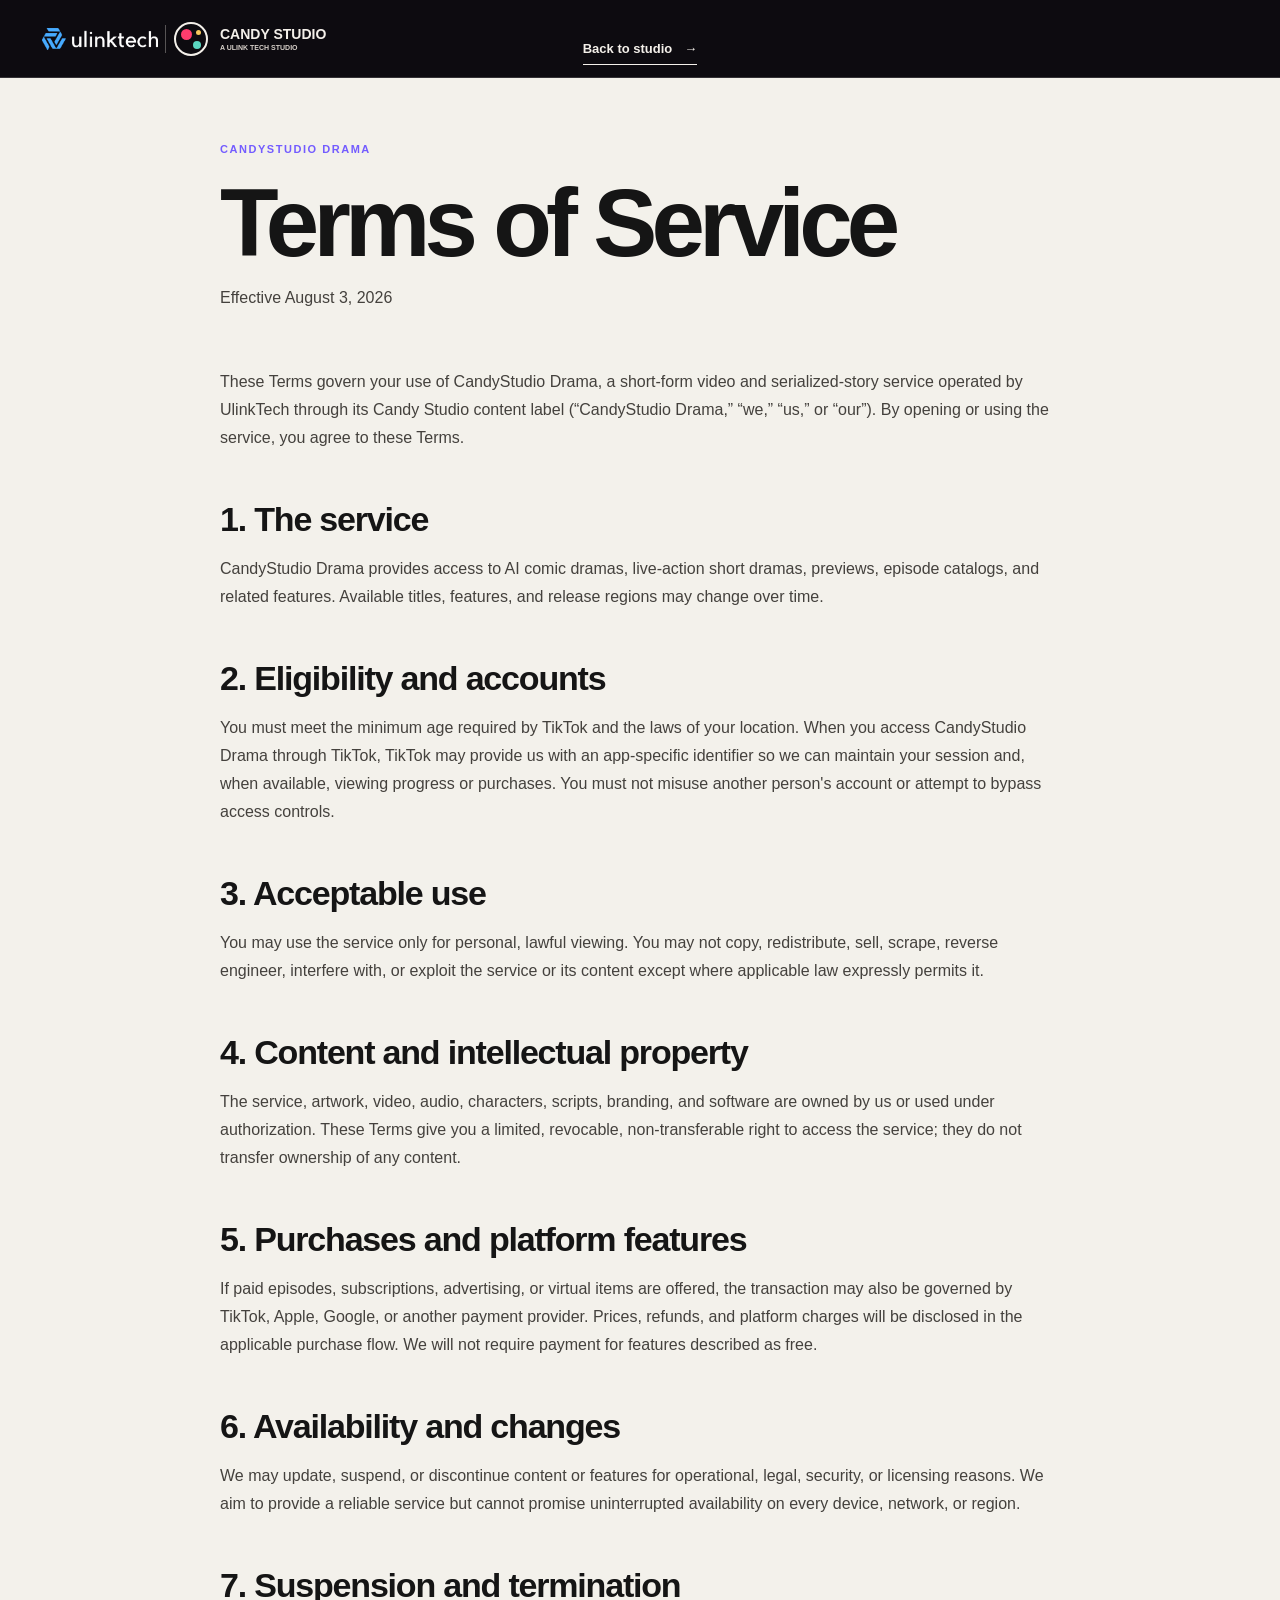
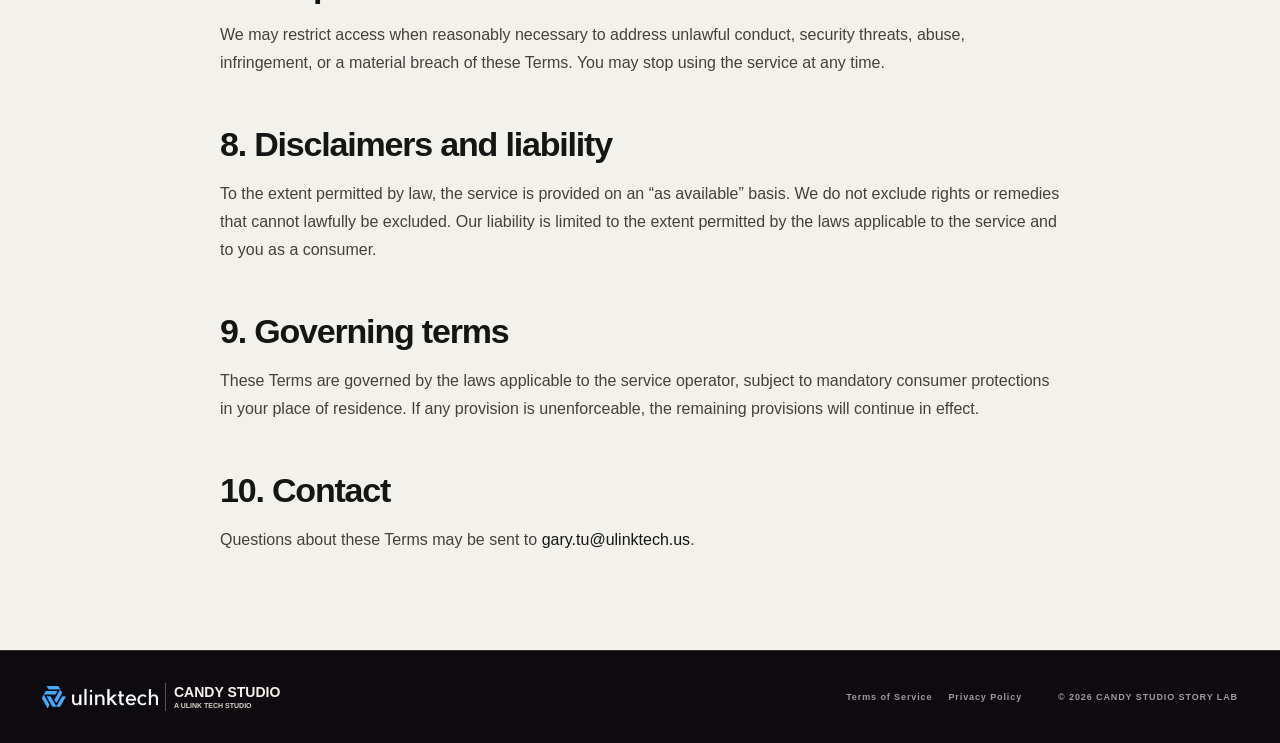
<file: terms.html>
<!doctype html>
<html lang="en">
  <head>
    <meta charset="utf-8" />
    <meta name="viewport" content="width=device-width, initial-scale=1" />
    <meta http-equiv="Content-Security-Policy" content="default-src 'self'; base-uri 'none'; object-src 'none'; frame-src 'none'; form-action 'none'; script-src 'self'; style-src 'self' 'unsafe-inline' https://fonts.googleapis.com; font-src https://fonts.gstatic.com; img-src 'self' data:; media-src 'self'; connect-src 'none'; worker-src 'none'; upgrade-insecure-requests" />
    <meta name="referrer" content="strict-origin-when-cross-origin" />
    <meta name="description" content="Terms of Service for CandyStudio Drama." />
    <title>Terms of Service | CandyStudio Drama</title>
    <link rel="stylesheet" href="styles.css" />
  </head>
  <body>
    <header class="site-header is-solid">
      <a class="brand" href="index.html" aria-label="UlinkTech, Candy Studio Story Lab home"><span class="brand-mark" aria-hidden="true"><span></span></span><span class="brand-copy"><strong>CANDY STUDIO</strong><small>A ULINK TECH STUDIO</small></span></a>
      <a class="text-link" href="index.html">Back to studio <span aria-hidden="true">→</span></a>
    </header>
    <main class="legal-page">
      <article class="legal-content">
        <p class="eyebrow">CANDYSTUDIO DRAMA</p>
        <h1>Terms of Service</h1>
        <p class="legal-meta">Effective August 3, 2026</p>

        <p>These Terms govern your use of CandyStudio Drama, a short-form video and serialized-story service operated by UlinkTech through its Candy Studio content label (“CandyStudio Drama,” “we,” “us,” or “our”). By opening or using the service, you agree to these Terms.</p>

        <h2>1. The service</h2>
        <p>CandyStudio Drama provides access to AI comic dramas, live-action short dramas, previews, episode catalogs, and related features. Available titles, features, and release regions may change over time.</p>

        <h2>2. Eligibility and accounts</h2>
        <p>You must meet the minimum age required by TikTok and the laws of your location. When you access CandyStudio Drama through TikTok, TikTok may provide us with an app-specific identifier so we can maintain your session and, when available, viewing progress or purchases. You must not misuse another person's account or attempt to bypass access controls.</p>

        <h2>3. Acceptable use</h2>
        <p>You may use the service only for personal, lawful viewing. You may not copy, redistribute, sell, scrape, reverse engineer, interfere with, or exploit the service or its content except where applicable law expressly permits it.</p>

        <h2>4. Content and intellectual property</h2>
        <p>The service, artwork, video, audio, characters, scripts, branding, and software are owned by us or used under authorization. These Terms give you a limited, revocable, non-transferable right to access the service; they do not transfer ownership of any content.</p>

        <h2>5. Purchases and platform features</h2>
        <p>If paid episodes, subscriptions, advertising, or virtual items are offered, the transaction may also be governed by TikTok, Apple, Google, or another payment provider. Prices, refunds, and platform charges will be disclosed in the applicable purchase flow. We will not require payment for features described as free.</p>

        <h2>6. Availability and changes</h2>
        <p>We may update, suspend, or discontinue content or features for operational, legal, security, or licensing reasons. We aim to provide a reliable service but cannot promise uninterrupted availability on every device, network, or region.</p>

        <h2>7. Suspension and termination</h2>
        <p>We may restrict access when reasonably necessary to address unlawful conduct, security threats, abuse, infringement, or a material breach of these Terms. You may stop using the service at any time.</p>

        <h2>8. Disclaimers and liability</h2>
        <p>To the extent permitted by law, the service is provided on an “as available” basis. We do not exclude rights or remedies that cannot lawfully be excluded. Our liability is limited to the extent permitted by the laws applicable to the service and to you as a consumer.</p>

        <h2>9. Governing terms</h2>
        <p>These Terms are governed by the laws applicable to the service operator, subject to mandatory consumer protections in your place of residence. If any provision is unenforceable, the remaining provisions will continue in effect.</p>

        <h2>10. Contact</h2>
        <p>Questions about these Terms may be sent to <a href="mailto:gary.tu@ulinktech.us">gary.tu@ulinktech.us</a>.</p>
      </article>
    </main>
    <footer class="site-footer">
      <a class="brand" href="index.html"><span class="brand-copy"><strong>CANDY STUDIO</strong><small>A ULINK TECH STUDIO</small></span></a>
      <p class="legal-links"><a href="terms.html">Terms of Service</a><a href="privacy.html">Privacy Policy</a></p>
      <p>© 2026 CANDY STUDIO STORY LAB</p>
    </footer>
  </body>
</html>
</file>
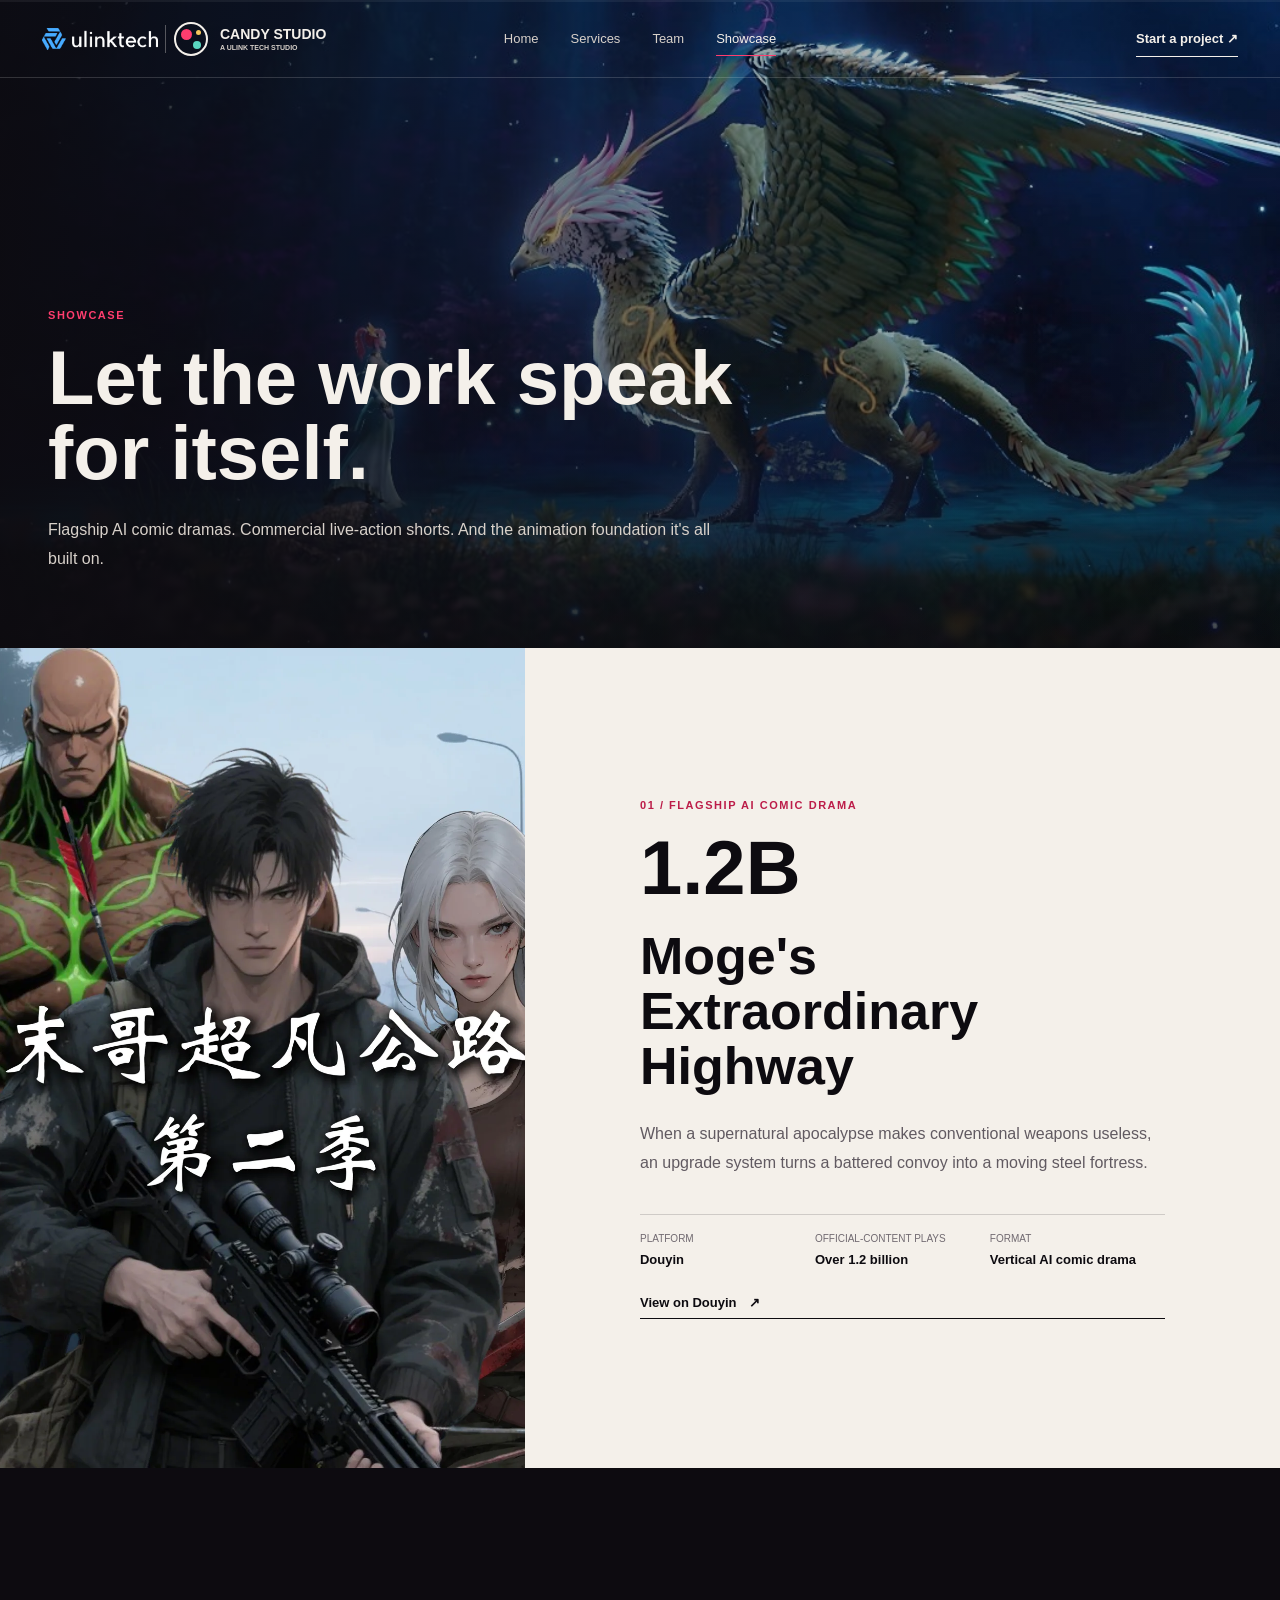
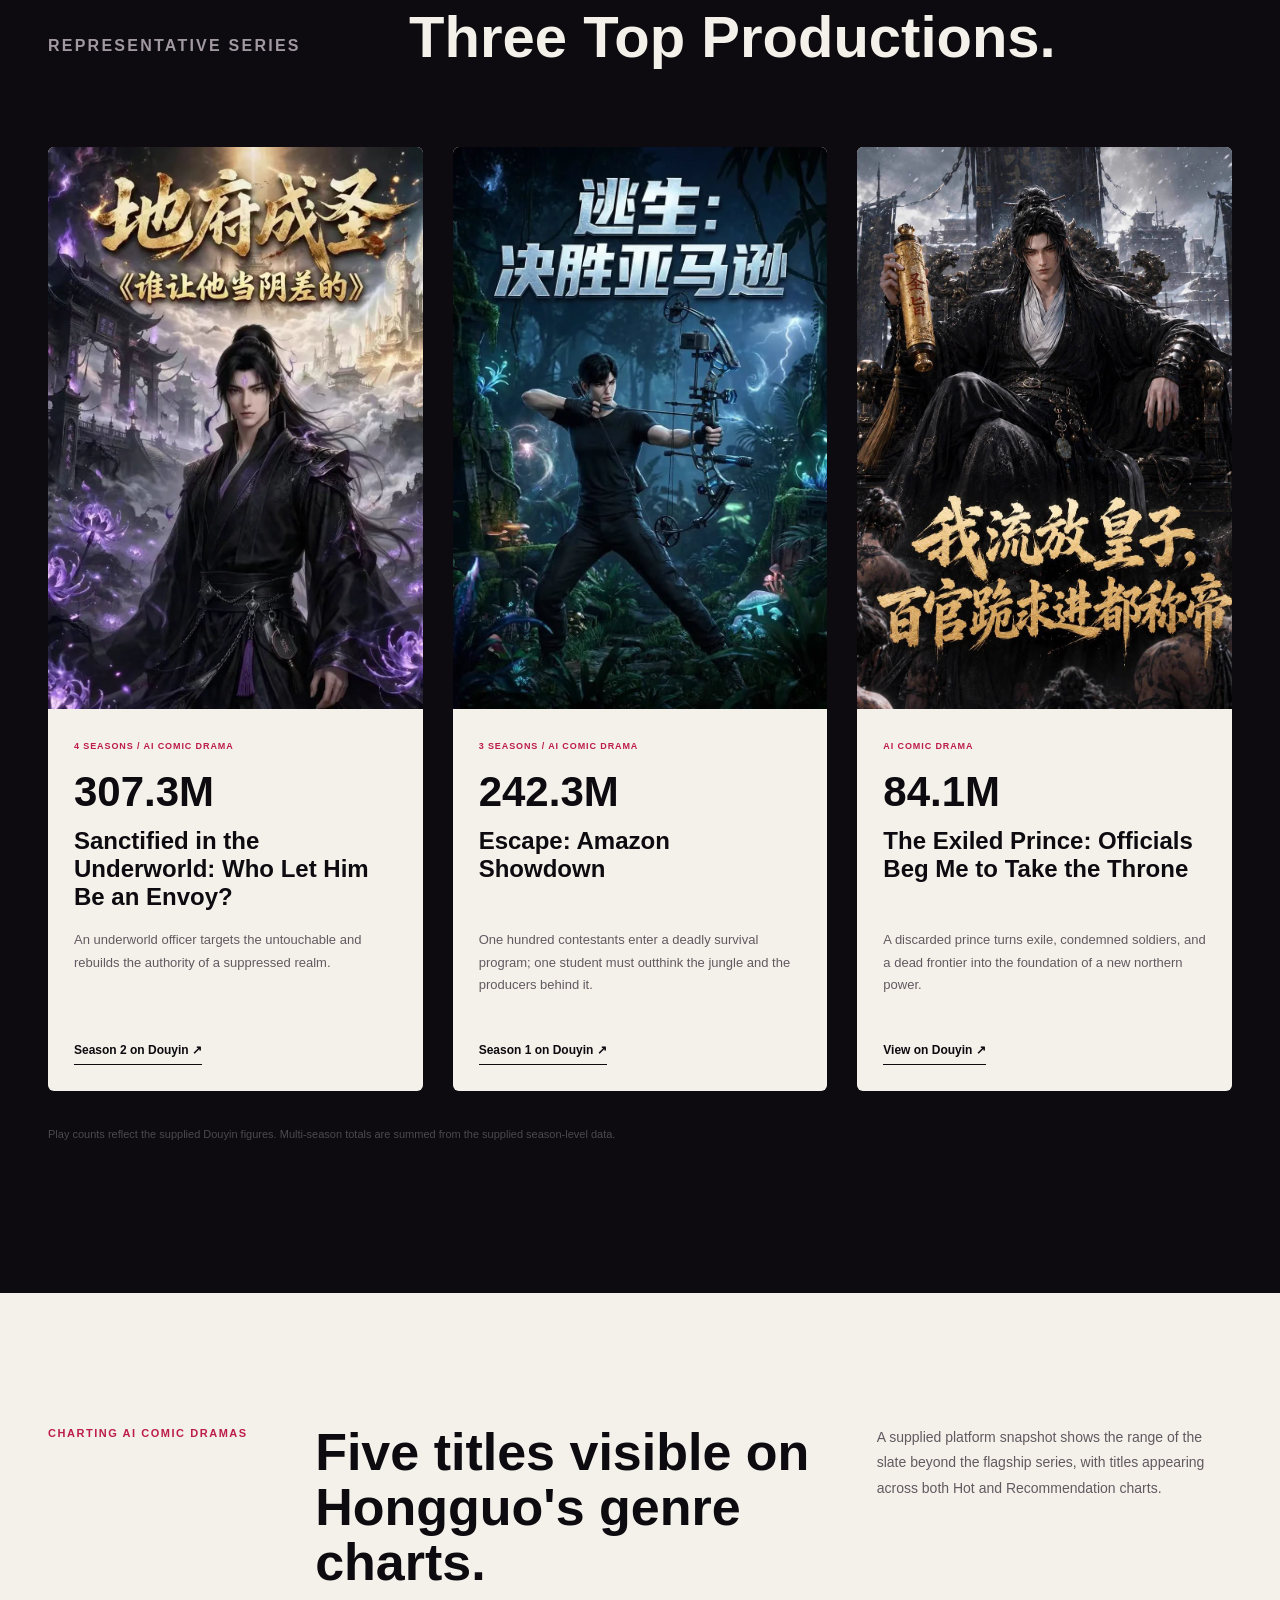
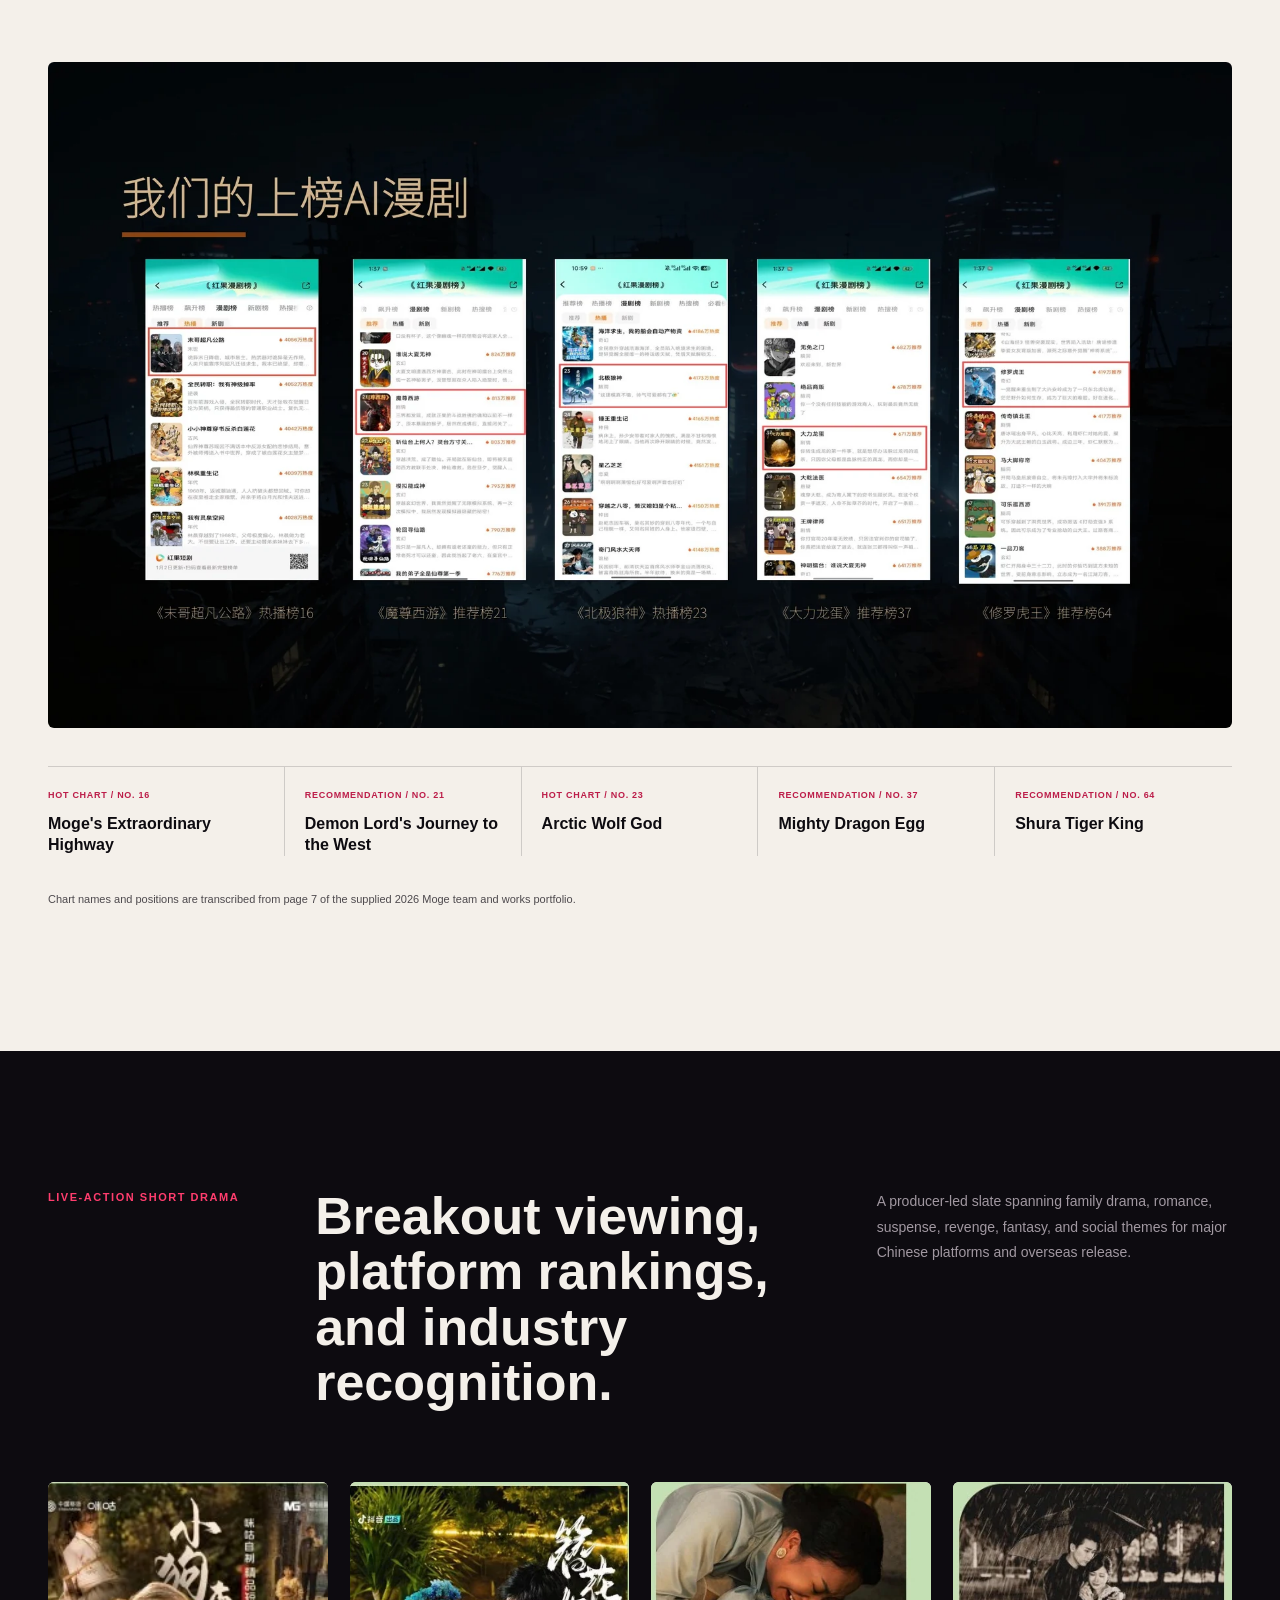
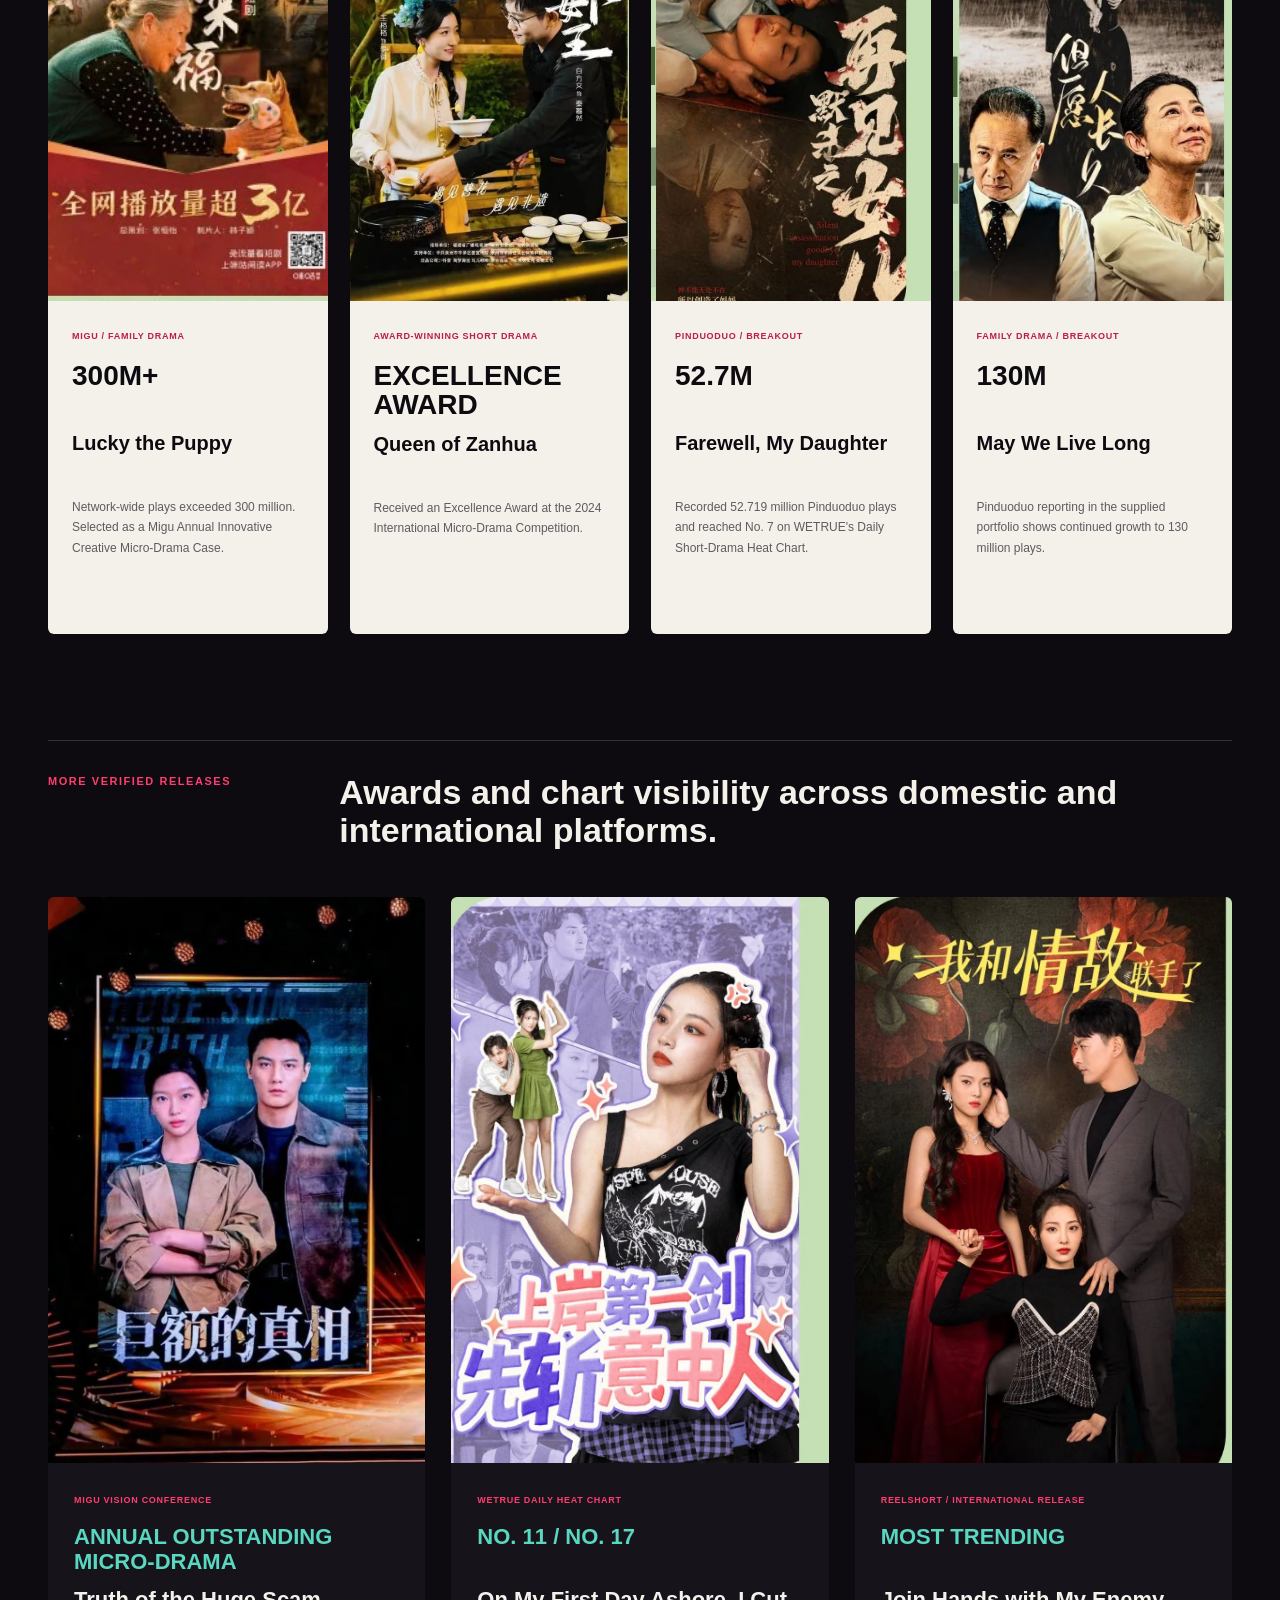
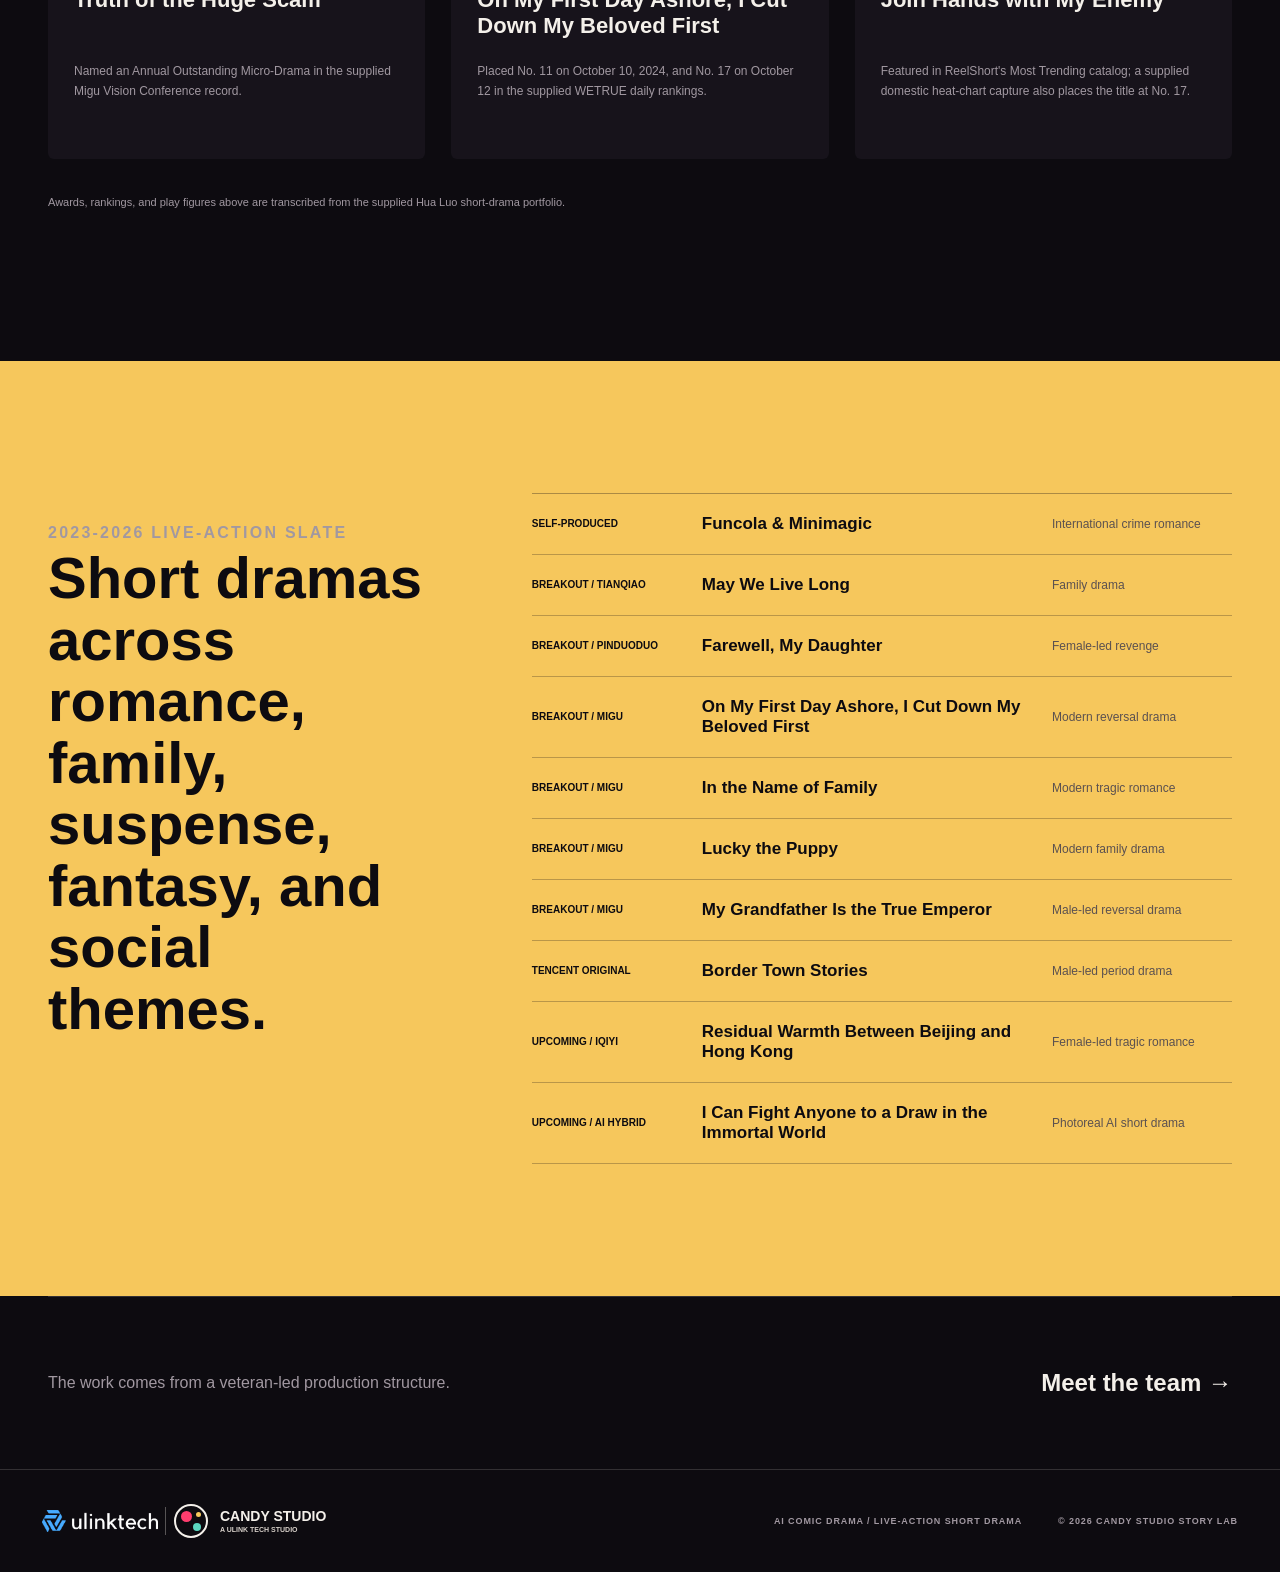
<file: work.html>
<!doctype html>
<html lang="en">
  <head>
    <meta charset="UTF-8" />
    <meta name="viewport" content="width=device-width, initial-scale=1.0" />
    <meta http-equiv="Content-Security-Policy" content="default-src 'self'; base-uri 'none'; object-src 'none'; frame-src 'none'; form-action 'none'; script-src 'self'; style-src 'self' 'unsafe-inline' https://fonts.googleapis.com; font-src https://fonts.gstatic.com; img-src 'self' data:; media-src 'self'; connect-src 'none'; worker-src 'none'; upgrade-insecure-requests" />
    <meta name="referrer" content="strict-origin-when-cross-origin" />
    <meta name="description" content="Selected AI comic dramas, live-action short dramas, and animation work from Candy Studio Story Lab." />
    <title>Showcase | Candy Studio Story Lab</title>
    <link rel="icon" href="data:," />
    <link rel="preconnect" href="https://fonts.googleapis.com" />
    <link rel="preconnect" href="https://fonts.gstatic.com" crossorigin />
    <link href="https://fonts.googleapis.com/css2?family=Inter:wght@400;500;600;700;800&family=Space+Grotesk:wght@500;600;700&display=swap" rel="stylesheet" />
    <link rel="stylesheet" href="styles.css" />
  </head>
  <body>
    <a class="skip-link" href="#main">Skip to content</a>
    <div class="scroll-progress" aria-hidden="true"><span></span></div>
    <header class="site-header" data-header>
      <a class="brand" href="index.html" aria-label="Ulink Tech, Candy Studio Story Lab home"><span class="brand-mark" aria-hidden="true"><span></span></span><span class="brand-copy"><strong>CANDY STUDIO</strong><small>A ULINK TECH STUDIO</small></span></a>
      <nav class="desktop-nav" aria-label="Primary navigation"><a href="index.html">Home</a><a href="services.html">Services</a><a href="about.html">Team</a><a href="work.html" aria-current="page">Showcase</a></nav>
      <a class="header-cta" href="index.html#contact">Start a project <span aria-hidden="true">↗</span></a>
      <button class="menu-toggle" type="button" aria-label="Open navigation" aria-expanded="false"><span></span><span></span></button>
    </header>
    <nav class="mobile-nav" aria-label="Mobile navigation" hidden><a href="index.html">Home</a><a href="services.html">Services</a><a href="about.html">Team</a><a href="work.html" aria-current="page">Showcase</a><a href="index.html#contact">Start a project</a></nav>

    <main id="main">
      <section class="page-hero work-hero" aria-labelledby="page-title">
        <img src="assets/images/project-fantasy.jpg" alt="Fantasy character world from a studio production" />
        <div class="page-hero-shade" aria-hidden="true"></div>
        <div class="page-hero-copy section">
          <p class="eyebrow reveal">SHOWCASE</p>
          <h1 id="page-title" class="reveal">Let the work speak<br />for itself.</h1>
          <p class="reveal">Flagship AI comic dramas. Commercial live-action shorts. And the animation foundation it's all built on.</p>
        </div>
      </section>

      <section class="flagship-work" aria-labelledby="flagship-title">
        <div class="flagship-poster reveal"><img src="assets/images/work-moge.webp" alt="Key art for Moge's Extraordinary Highway Season 2" /></div>
        <div class="flagship-copy reveal">
          <p class="eyebrow dark">01 / FLAGSHIP AI COMIC DRAMA</p>
          <p class="feature-number">1.2B</p>
          <h2 id="flagship-title">Moge's Extraordinary Highway</h2>
          <p>When a supernatural apocalypse makes conventional weapons useless, an upgrade system turns a battered convoy into a moving steel fortress.</p>
          <dl class="work-facts"><div><dt>Platform</dt><dd>Douyin</dd></div><div><dt>Official-content plays</dt><dd>Over 1.2 billion</dd></div><div><dt>Format</dt><dd>Vertical AI comic drama</dd></div></dl>
          <a class="dark-link" href="https://www.douyin.com/collection/7639181732529080366/1" target="_blank" rel="noreferrer">View on Douyin <span aria-hidden="true">↗</span></a>
        </div>
      </section>

      <section class="section portfolio-section" aria-labelledby="portfolio-title">
        <div class="section-heading reveal"><p class="eyebrow">REPRESENTATIVE SERIES</p><h2 id="portfolio-title">Three Top Productions.</h2></div>
        <div class="poster-grid">
          <article class="poster-card reveal">
            <img src="assets/images/work-underworld.webp" alt="Key art for Sanctified in the Underworld" />
            <div><span>4 SEASONS / AI COMIC DRAMA</span><strong>307.3M</strong><h3>Sanctified in the Underworld: Who Let Him Be an Envoy?</h3><p>An underworld officer targets the untouchable and rebuilds the authority of a suppressed realm.</p><a href="https://www.douyin.com/collection/7642570669057820706/1" target="_blank" rel="noreferrer">Season 2 on Douyin ↗</a></div>
          </article>
          <article class="poster-card reveal">
            <img src="assets/images/work-amazon.webp" alt="Key art for Escape: Amazon Showdown" />
            <div><span>3 SEASONS / AI COMIC DRAMA</span><strong>242.3M</strong><h3>Escape: Amazon Showdown</h3><p>One hundred contestants enter a deadly survival program; one student must outthink the jungle and the producers behind it.</p><a href="https://www.douyin.com/collection/7658666638304086025/1" target="_blank" rel="noreferrer">Season 1 on Douyin ↗</a></div>
          </article>
          <article class="poster-card reveal">
            <img src="assets/images/work-exiled-prince.webp" alt="Key art for The Exiled Prince" />
            <div><span>AI COMIC DRAMA</span><strong>84.1M</strong><h3>The Exiled Prince: Officials Beg Me to Take the Throne</h3><p>A discarded prince turns exile, condemned soldiers, and a dead frontier into the foundation of a new northern power.</p><a href="https://www.douyin.com/collection/7656716508529166372/1" target="_blank" rel="noreferrer">View on Douyin ↗</a></div>
          </article>
        </div>
        <p class="source-note reveal">Play counts reflect the supplied Douyin figures. Multi-season totals are summed from the supplied season-level data.</p>
      </section>

      <section class="ai-chart-band" aria-labelledby="ai-chart-title">
        <div class="section">
          <div class="ai-chart-head reveal">
            <p class="eyebrow dark">CHARTING AI COMIC DRAMAS</p>
            <h2 id="ai-chart-title">Five titles visible on Hongguo's genre charts.</h2>
            <p>A supplied platform snapshot shows the range of the slate beyond the flagship series, with titles appearing across both Hot and Recommendation charts.</p>
          </div>
          <figure class="ai-chart-evidence reveal">
            <img src="assets/images/work-ai-chart-slate.webp" alt="Five supplied Hongguo chart screenshots highlighting ranked Candy Studio AI comic dramas" />
          </figure>
          <ol class="ai-chart-list">
            <li class="reveal"><span>HOT CHART / NO. 16</span><strong>Moge's Extraordinary Highway</strong></li>
            <li class="reveal"><span>RECOMMENDATION / NO. 21</span><strong>Demon Lord's Journey to the West</strong></li>
            <li class="reveal"><span>HOT CHART / NO. 23</span><strong>Arctic Wolf God</strong></li>
            <li class="reveal"><span>RECOMMENDATION / NO. 37</span><strong>Mighty Dragon Egg</strong></li>
            <li class="reveal"><span>RECOMMENDATION / NO. 64</span><strong>Shura Tiger King</strong></li>
          </ol>
          <p class="source-note reveal">Chart names and positions are transcribed from page 7 of the supplied 2026 Moge team and works portfolio.</p>
        </div>
      </section>

      <section class="section live-action-work" aria-labelledby="live-action-title">
        <div class="live-action-head reveal">
          <p class="eyebrow">LIVE-ACTION SHORT DRAMA</p>
          <h2 id="live-action-title">Breakout viewing, platform rankings, and industry recognition.</h2>
          <p>A producer-led slate spanning family drama, romance, suspense, revenge, fantasy, and social themes for major Chinese platforms and overseas release.</p>
        </div>
        <div class="live-action-grid">
          <article class="live-action-card reveal">
            <img src="assets/images/live-lucky-puppy.webp" alt="Poster for Lucky the Puppy" />
            <div><span>MIGU / FAMILY DRAMA</span><strong>300M+</strong><h3>Lucky the Puppy</h3><p>Network-wide plays exceeded 300 million. Selected as a Migu Annual Innovative Creative Micro-Drama Case.</p></div>
          </article>
          <article class="live-action-card reveal">
            <img src="assets/images/live-queen-zanhua.webp" alt="Poster for Queen of Zanhua" />
            <div><span>AWARD-WINNING SHORT DRAMA</span><strong>EXCELLENCE AWARD</strong><h3>Queen of Zanhua</h3><p>Received an Excellence Award at the 2024 International Micro-Drama Competition.</p></div>
          </article>
          <article class="live-action-card reveal">
            <img src="assets/images/live-farewell-daughter.webp" alt="Poster for Farewell, My Daughter" />
            <div><span>PINDUODUO / BREAKOUT</span><strong>52.7M</strong><h3>Farewell, My Daughter</h3><p>Recorded 52.719 million Pinduoduo plays and reached No. 7 on WETRUE's Daily Short-Drama Heat Chart.</p></div>
          </article>
          <article class="live-action-card reveal">
            <img src="assets/images/live-may-we-live-long.webp" alt="Poster for May We Live Long" />
            <div><span>FAMILY DRAMA / BREAKOUT</span><strong>130M</strong><h3>May We Live Long</h3><p>Pinduoduo reporting in the supplied portfolio shows continued growth to 130 million plays.</p></div>
          </article>
        </div>
        <div class="live-proof-heading reveal">
          <p class="eyebrow">MORE VERIFIED RELEASES</p>
          <h3>Awards and chart visibility across domestic and international platforms.</h3>
        </div>
        <div class="live-proof-grid">
          <article class="live-proof-card reveal">
            <img src="assets/images/live-truth-huge-scam.webp" alt="Key art for Truth of the Huge Scam" />
            <div><span>MIGU VISION CONFERENCE</span><strong>ANNUAL OUTSTANDING MICRO-DRAMA</strong><h3>Truth of the Huge Scam</h3><p>Named an Annual Outstanding Micro-Drama in the supplied Migu Vision Conference record.</p></div>
          </article>
          <article class="live-proof-card reveal">
            <img src="assets/images/live-first-day-ashore.webp" alt="Poster for On My First Day Ashore, I Cut Down My Beloved First" />
            <div><span>WETRUE DAILY HEAT CHART</span><strong>NO. 11 / NO. 17</strong><h3>On My First Day Ashore, I Cut Down My Beloved First</h3><p>Placed No. 11 on October 10, 2024, and No. 17 on October 12 in the supplied WETRUE daily rankings.</p></div>
          </article>
          <article class="live-proof-card reveal">
            <img src="assets/images/live-join-enemy.webp" alt="Key art for Join Hands with My Enemy" />
            <div><span>REELSHORT / INTERNATIONAL RELEASE</span><strong>MOST TRENDING</strong><h3>Join Hands with My Enemy</h3><p>Featured in ReelShort's Most Trending catalog; a supplied domestic heat-chart capture also places the title at No. 17.</p></div>
          </article>
        </div>
        <p class="source-note reveal">Awards, rankings, and play figures above are transcribed from the supplied Hua Luo short-drama portfolio.</p>
      </section>

      <section class="slate-band" aria-labelledby="slate-title">
        <div class="section slate-layout">
          <div class="section-heading reveal"><p class="eyebrow dark">2023-2026 LIVE-ACTION SLATE</p><h2 id="slate-title">Short dramas across romance, family, suspense, fantasy, and social themes.</h2></div>
          <div class="slate-list">
            <article class="slate-row reveal"><span>Self-produced</span><h3>Funcola &amp; Minimagic</h3><p>International crime romance</p></article>
            <article class="slate-row reveal"><span>Breakout / Tianqiao</span><h3>May We Live Long</h3><p>Family drama</p></article>
            <article class="slate-row reveal"><span>Breakout / Pinduoduo</span><h3>Farewell, My Daughter</h3><p>Female-led revenge</p></article>
            <article class="slate-row reveal"><span>Breakout / Migu</span><h3>On My First Day Ashore, I Cut Down My Beloved First</h3><p>Modern reversal drama</p></article>
            <article class="slate-row reveal"><span>Breakout / Migu</span><h3>In the Name of Family</h3><p>Modern tragic romance</p></article>
            <article class="slate-row reveal"><span>Breakout / Migu</span><h3>Lucky the Puppy</h3><p>Modern family drama</p></article>
            <article class="slate-row reveal"><span>Breakout / Migu</span><h3>My Grandfather Is the True Emperor</h3><p>Male-led reversal drama</p></article>
            <article class="slate-row reveal"><span>Tencent Original</span><h3>Border Town Stories</h3><p>Male-led period drama</p></article>
            <article class="slate-row reveal"><span>Upcoming / iQIYI</span><h3>Residual Warmth Between Beijing and Hong Kong</h3><p>Female-led tragic romance</p></article>
            <article class="slate-row reveal"><span>Upcoming / AI Hybrid</span><h3>I Can Fight Anyone to a Draw in the Immortal World</h3><p>Photoreal AI short drama</p></article>
          </div>
        </div>
      </section>

      <section class="next-page section reveal"><p>The work comes from a veteran-led production structure.</p><a href="about.html">Meet the team <span aria-hidden="true">→</span></a></section>
    </main>

    <footer class="site-footer"><a class="brand" href="index.html" aria-label="Ulink Tech, Candy Studio Story Lab home"><span class="brand-mark" aria-hidden="true"><span></span></span><span class="brand-copy"><strong>CANDY STUDIO</strong><small>A ULINK TECH STUDIO</small></span></a><p>AI COMIC DRAMA / LIVE-ACTION SHORT DRAMA</p><p>© 2026 CANDY STUDIO STORY LAB</p></footer>
    <script src="app.js"></script>
  </body>
</html>
</file>
<file: styles.css>
:root {
  --ink: #0d0b10;
  --ink-soft: #17131b;
  --paper: #f4f0ea;
  --paper-soft: #d8d1ca;
  --muted: #a198a1;
  --line: rgba(244, 240, 234, 0.16);
  --dark-line: rgba(13, 11, 16, 0.16);
  --pink: #ff3d6e;
  --mint: #5ad7c0;
  --gold: #f6c75c;
  --section: min(1280px, calc(100% - 96px));
}

* { box-sizing: border-box; }
html { scroll-behavior: smooth; }
body {
  margin: 0;
  overflow-x: hidden;
  color: var(--paper);
  background: var(--ink);
  font-family: "Inter", Arial, sans-serif;
  letter-spacing: 0;
}

a { color: inherit; text-decoration: none; }
button, input, textarea { font: inherit; }
button { color: inherit; }
img { display: block; width: 100%; }
h1, h2, h3, h4, p { overflow-wrap: break-word; }

.skip-link {
  position: fixed;
  z-index: 200;
  top: 8px;
  left: 8px;
  padding: 10px 14px;
  color: var(--ink);
  background: var(--paper);
  transform: translateY(-150%);
}
.skip-link:focus { transform: translateY(0); }
:focus-visible { outline: 2px solid var(--mint); outline-offset: 4px; }

.section { width: var(--section); margin-inline: auto; }
.scroll-progress { position: fixed; z-index: 120; inset: 0 0 auto; height: 2px; background: rgba(255, 255, 255, 0.06); }
.scroll-progress span { display: block; width: 0; height: 100%; background: var(--pink); }

.site-header {
  position: fixed;
  z-index: 100;
  top: 0;
  left: 0;
  width: 100%;
  height: 78px;
  display: grid;
  grid-template-columns: 1fr auto 1fr;
  align-items: center;
  gap: 32px;
  padding: 0 42px;
  border-bottom: 1px solid rgba(255, 255, 255, 0.16);
  transition: background 220ms ease, backdrop-filter 220ms ease;
}
.site-header.is-scrolled { background: rgba(13, 11, 16, 0.9); backdrop-filter: blur(18px); }
.brand { position: relative; display: inline-flex; width: fit-content; align-items: center; gap: 12px; padding-left: 132px; }
.brand::before { content: ""; position: absolute; top: 50%; left: 0; width: 116px; height: 28px; background: url("assets/images/ulink-tech-logo.webp") left center / contain no-repeat; transform: translateY(-50%); }
.brand::after { content: ""; position: absolute; top: 50%; left: 123px; width: 1px; height: 28px; background: rgba(244, 240, 234, 0.32); transform: translateY(-50%); }
.brand-mark { position: relative; width: 34px; height: 34px; border: 2px solid var(--paper); border-radius: 50%; }
.brand-mark::before, .brand-mark::after, .brand-mark span { content: ""; position: absolute; border-radius: 50%; }
.brand-mark::before { width: 11px; height: 11px; top: 5px; left: 5px; background: var(--pink); }
.brand-mark::after { width: 8px; height: 8px; right: 5px; bottom: 5px; background: var(--mint); }
.brand-mark span { width: 5px; height: 5px; top: 6px; right: 5px; background: var(--gold); }
.brand-copy { display: grid; gap: 3px; }
.brand-copy strong { font: 700 14px/1 "Space Grotesk", sans-serif; }
.brand-copy small { color: var(--paper-soft); font: 600 7px/1 "Space Grotesk", sans-serif; }
.desktop-nav { display: flex; gap: 32px; }
.desktop-nav a { position: relative; color: var(--paper-soft); font-size: 13px; }
.desktop-nav a::after { content: ""; position: absolute; left: 0; bottom: -10px; width: 100%; height: 1px; background: var(--pink); transform: scaleX(0); transform-origin: right; transition: transform 180ms ease; }
.desktop-nav a:hover::after, .desktop-nav a:focus-visible::after, .desktop-nav a[aria-current="page"]::after { transform: scaleX(1); transform-origin: left; }
.desktop-nav a[aria-current="page"] { color: var(--paper); }
.header-cta { justify-self: end; padding: 10px 0; border-bottom: 1px solid var(--paper); font-size: 13px; font-weight: 600; }
.menu-toggle, .mobile-nav { display: none; }

.eyebrow { margin: 0 0 18px; color: var(--pink); font: 600 11px/1.5 "Space Grotesk", sans-serif; letter-spacing: 0.14em; }
.eyebrow.dark { color: #bc1d49; }
.section-heading h2 { margin: 0; font: 700 58px/1.06 "Space Grotesk", sans-serif; }
.section-heading > p:last-of-type { max-width: 600px; margin: 26px 0 0; color: var(--muted); font-size: 16px; line-height: 1.8; }
.text-link, .dark-link { display: inline-flex; align-items: center; gap: 12px; margin-top: 28px; padding-bottom: 8px; border-bottom: 1px solid currentColor; font-size: 13px; font-weight: 700; }
.dark-link { color: var(--ink); }

.hero { position: relative; min-height: 92svh; display: grid; place-items: center; overflow: hidden; isolation: isolate; }
.hero-media { position: absolute; z-index: -3; inset: 0; width: 100%; height: 100%; object-fit: cover; }
.hero-shade { position: absolute; z-index: -2; inset: 0; background: linear-gradient(180deg, rgba(6, 6, 8, 0.36), rgba(6, 6, 8, 0.08) 42%, rgba(6, 6, 8, 0.62)), linear-gradient(90deg, rgba(6, 6, 8, 0.34), transparent 35%, rgba(6, 6, 8, 0.16)); }
.hero-video-toggle { position: absolute; z-index: 2; left: 42px; bottom: 24px; width: 48px; height: 48px; padding: 0; border: 1px solid rgba(255, 255, 255, 0.72); border-radius: 50%; background: rgba(13, 11, 16, 0.56); cursor: pointer; backdrop-filter: blur(8px); }
.hero-video-toggle::before { content: ""; position: absolute; top: 50%; left: 52%; width: 0; height: 0; border-top: 7px solid transparent; border-bottom: 7px solid transparent; border-left: 11px solid var(--paper); transform: translate(-50%, -50%); }
.hero-video-toggle[data-playing="true"]::before { width: 11px; height: 14px; border: 0; background: linear-gradient(90deg, var(--paper) 0 3px, transparent 3px 8px, var(--paper) 8px 11px); transform: translate(-52%, -50%); }
.hero-video-toggle:focus-visible { outline: 2px solid var(--pink); outline-offset: 4px; }
.hero-copy { width: min(900px, calc(100% - 96px)); padding-top: 52px; text-align: center; }
.hero h1 { margin: 0; font: 700 104px/0.9 "Space Grotesk", sans-serif; }
.hero h1 span { color: transparent; -webkit-text-stroke: 1.5px var(--paper); }
.hero-lead { max-width: 720px; margin: 28px auto 0; color: var(--paper-soft); font-size: 17px; line-height: 1.7; }
.hero-actions { display: flex; justify-content: center; align-items: center; gap: 28px; margin-top: 32px; }
.primary-button { display: inline-flex; min-height: 50px; align-items: center; justify-content: center; gap: 26px; padding: 0 24px; color: var(--ink); background: var(--pink); border: 1px solid var(--pink); font-size: 13px; font-weight: 700; transition: transform 160ms ease, background 160ms ease; }
.primary-button:hover { transform: translateY(-2px); background: var(--paper); border-color: var(--paper); }
.hero-caption { position: absolute; right: 42px; bottom: 24px; margin: 0; color: rgba(255, 255, 255, 0.66); font: 600 9px/1 "Space Grotesk", sans-serif; letter-spacing: 0.12em; }

.signal-band { overflow: hidden; border-block: 1px solid var(--line); background: var(--ink-soft); }
.signal-track { display: flex; width: max-content; align-items: center; gap: 28px; padding: 17px 0; color: var(--paper-soft); font: 600 11px "Space Grotesk", sans-serif; letter-spacing: 0.12em; animation: ticker 30s linear infinite; }
.signal-track i { width: 6px; height: 6px; background: var(--gold); transform: rotate(45deg); }
@keyframes ticker { to { transform: translateX(-50%); } }

.proof-band { padding: 124px 0 132px; color: var(--ink); background: var(--paper); }
.proof-intro { display: grid; grid-template-columns: 0.52fr 1.48fr; gap: 72px; align-items: start; }
.proof-intro h2 { max-width: 900px; margin: 0; font: 700 58px/1.08 "Space Grotesk", sans-serif; }
.stat-grid { display: grid; grid-template-columns: repeat(3, minmax(0, 1fr)); margin-top: 72px; border-top: 1px solid var(--dark-line); }
.stat { padding: 30px 34px 0 0; border-right: 1px solid var(--dark-line); }
.stat:last-child { padding-left: 34px; border-right: 0; }
.stat:nth-child(2) { padding-left: 34px; }
.stat strong { display: block; font: 700 58px/1 "Space Grotesk", sans-serif; }
.stat p { max-width: 330px; margin: 18px 0 0; color: #615a61; font-size: 13px; line-height: 1.7; }

.home-leadership { padding-block: 136px; }
.home-leadership-head { display: grid; grid-template-columns: 0.44fr 1.18fr 0.78fr; gap: 54px; align-items: start; }
.home-leadership-head h2 { margin: 0; font: 700 54px/1.06 "Space Grotesk", sans-serif; }
.home-leadership-head > p:last-child { margin: 0; color: var(--muted); font-size: 14px; line-height: 1.8; }
.home-leader-grid { display: grid; grid-template-columns: repeat(2, minmax(0, 1fr)); gap: 54px; margin-top: 82px; }
.home-leader { min-width: 0; padding-top: 28px; border-top: 1px solid var(--line); }
.home-leader-intro { display: grid; grid-template-columns: 150px 1fr; gap: 26px; align-items: start; }
.home-leader-intro img { height: 188px; object-fit: cover; filter: grayscale(1); }
.home-leader-intro p { margin: 0 0 18px; color: var(--pink); font: 600 9px "Space Grotesk", sans-serif; letter-spacing: 0.12em; }
.home-leader-intro h3 { margin: 0 0 14px; font: 700 34px/1 "Space Grotesk", sans-serif; }
.home-leader-intro span { color: var(--muted); font-size: 12px; line-height: 1.7; }
.home-credit-list { margin: 34px 0 0; padding: 0; list-style: none; border-top: 1px solid var(--line); }
.home-credit-list li { display: grid; grid-template-columns: 132px 1fr; gap: 20px; padding: 15px 0; border-bottom: 1px solid var(--line); }
.home-credit-list strong { font-size: 11px; }
.home-credit-list span { color: var(--muted); font-size: 12px; line-height: 1.6; }
.home-credit-gallery { display: grid; grid-template-columns: repeat(3, minmax(0, 1fr)); gap: 12px; margin-top: 28px; }
.home-credit-gallery figure { min-width: 0; margin: 0; }
.home-credit-gallery img { aspect-ratio: 2 / 3; height: auto; object-fit: cover; }
.home-credit-gallery figcaption { display: grid; gap: 7px; padding-top: 12px; }
.home-credit-gallery span { color: var(--pink); font: 600 8px/1.4 "Space Grotesk", sans-serif; letter-spacing: 0.08em; }
.home-credit-gallery strong { font-size: 12px; line-height: 1.35; }

.home-feature { position: relative; display: grid; min-height: clamp(680px, 56.25vw, 900px); overflow: hidden; isolation: isolate; background: var(--ink); }
.flagship-work { display: grid; grid-template-columns: minmax(360px, 0.82fr) minmax(0, 1.18fr); min-height: 760px; color: var(--ink); background: var(--paper); }
.home-feature .feature-media { position: absolute; z-index: -2; inset: 0; min-height: 0; overflow: hidden; background: var(--ink); }
.flagship-poster { min-height: 760px; overflow: hidden; background: #cfc9c2; }
.feature-video, .flagship-poster img { display: block; width: 100%; height: 100%; object-fit: cover; object-position: center; }
.feature-shade { position: absolute; z-index: 1; inset: 0; background: linear-gradient(90deg, rgba(7, 6, 10, 0.9) 0%, rgba(7, 6, 10, 0.54) 45%, rgba(7, 6, 10, 0.08) 76%), linear-gradient(0deg, rgba(7, 6, 10, 0.84), transparent 52%); pointer-events: none; }
.feature-copy, .flagship-copy { display: flex; flex-direction: column; justify-content: center; padding: 96px 9vw; }
.home-feature .feature-copy { position: relative; z-index: 2; width: var(--section); margin-inline: auto; justify-content: flex-end; padding: 110px 0 70px; color: var(--paper); }
.feature-number { margin: 0 0 26px; font: 700 76px/0.94 "Space Grotesk", sans-serif; }
.feature-copy h2, .flagship-copy h2 { max-width: 720px; margin: 0; font: 700 52px/1.06 "Space Grotesk", sans-serif; }
.feature-copy > p:last-of-type, .flagship-copy > p:not(.eyebrow):not(.feature-number) { max-width: 660px; margin: 26px 0 0; color: #615a61; line-height: 1.8; }
.home-feature .feature-copy > .eyebrow { color: var(--pink); }
.home-feature .feature-heading { display: flex; max-width: 980px; align-items: flex-end; justify-content: space-between; gap: 64px; }
.home-feature .feature-heading h2 { max-width: 690px; font-size: 64px; line-height: 0.98; }
.home-feature .feature-number { display: grid; flex: 0 0 auto; gap: 8px; margin: 0; text-align: right; }
.home-feature .feature-number strong { font: 700 72px/0.86 "Space Grotesk", sans-serif; }
.home-feature .feature-number span { color: var(--paper-soft); font: 600 9px/1.4 "Space Grotesk", sans-serif; letter-spacing: 0.09em; text-transform: uppercase; }
.home-feature .feature-summary { max-width: 650px; margin: 24px 0 0; color: rgba(244, 240, 234, 0.82); font-size: 14px; line-height: 1.75; }
.feature-meta { display: flex; max-width: 980px; align-items: center; gap: 24px; margin-top: 30px; padding-top: 18px; border-top: 1px solid rgba(244, 240, 234, 0.28); }
.feature-meta > span { color: var(--paper-soft); font: 600 9px/1.3 "Space Grotesk", sans-serif; letter-spacing: 0.1em; }
.feature-meta .text-link { margin: 0 0 0 auto; }
.feature-controls { position: absolute; z-index: 3; top: 42px; right: 42px; display: flex; gap: 8px; }
.feature-control { display: inline-flex; min-width: 112px; height: 44px; align-items: center; justify-content: center; gap: 10px; padding: 0 14px; color: var(--paper); border: 1px solid rgba(244, 240, 234, 0.42); border-radius: 4px; background: rgba(13, 11, 16, 0.58); cursor: pointer; backdrop-filter: blur(12px); font: 600 10px "Space Grotesk", sans-serif; }
.feature-control:hover { border-color: var(--paper); background: rgba(13, 11, 16, 0.78); }
.feature-control-icon { position: relative; display: block; width: 14px; height: 14px; flex: 0 0 14px; }
.feature-play-icon::before { content: ""; position: absolute; top: 2px; left: 3px; border-top: 5px solid transparent; border-bottom: 5px solid transparent; border-left: 8px solid currentColor; }
[data-feature-play][data-playing="true"] .feature-play-icon::before { top: 2px; left: 2px; width: 10px; height: 10px; border: 0; background: linear-gradient(90deg, currentColor 0 3px, transparent 3px 7px, currentColor 7px 10px); }
.feature-sound-icon::before { content: ""; position: absolute; top: 5px; left: 1px; width: 5px; height: 5px; background: currentColor; }
.feature-sound-icon::after { content: ""; position: absolute; top: 2px; left: 5px; width: 7px; height: 10px; border: 1px solid currentColor; border-block-color: transparent; border-left: 0; border-radius: 0 50% 50% 0; }
[data-feature-sound][data-muted="true"] .feature-sound-icon::after { top: 3px; left: 7px; width: 1px; height: 9px; border: 0; border-radius: 0; background: currentColor; transform: rotate(45deg); }

.contact { position: relative; overflow: hidden; padding: 132px 0; color: var(--ink); background: var(--pink); }
.contact-visual { position: absolute; inset: 0; display: grid; align-content: center; opacity: 0.08; transform: rotate(-8deg); pointer-events: none; }
.contact-visual span { font: 700 180px/0.8 "Space Grotesk", sans-serif; white-space: nowrap; }
.contact-visual span:last-child { margin-left: 25%; }
.contact-inner { position: relative; display: grid; grid-template-columns: 1fr 0.86fr; gap: 110px; align-items: end; }
.contact-copy h2 { margin: 0; font: 700 58px/1.05 "Space Grotesk", sans-serif; }
.contact-brief p { max-width: 540px; margin: 0; font-size: 15px; line-height: 1.8; }
.contact-details { display: flex; flex-wrap: wrap; gap: 12px 28px; margin-top: 28px; }
.contact-details a { padding-bottom: 7px; border-bottom: 1px solid currentColor; font-size: 14px; font-weight: 700; }

.site-footer { display: grid; grid-template-columns: 1fr auto auto; gap: 36px; align-items: center; padding: 34px 42px; border-top: 1px solid var(--line); }
.site-footer > p { margin: 0; color: var(--muted); font: 600 9px "Space Grotesk", sans-serif; letter-spacing: 0.1em; }

.page-hero { position: relative; min-height: 72svh; display: flex; align-items: flex-end; overflow: hidden; isolation: isolate; }
.page-hero > img { position: absolute; z-index: -3; inset: 0; height: 100%; object-fit: cover; }
.services-hero > img { object-position: center 46%; }
.work-hero > img { object-position: center 37%; }
.about-hero > img { object-position: center 45%; }
.page-hero-shade { position: absolute; z-index: -2; inset: 0; background: linear-gradient(90deg, rgba(13, 11, 16, 0.93), rgba(13, 11, 16, 0.36) 60%, rgba(13, 11, 16, 0.12)), linear-gradient(0deg, rgba(13, 11, 16, 0.72), transparent 55%); }
.page-hero-copy { padding-bottom: 74px; }
.page-hero h1 { max-width: 920px; margin: 0; font: 700 76px/0.98 "Space Grotesk", sans-serif; }
.page-hero-copy > p:last-child { max-width: 680px; margin: 26px 0 0; color: var(--paper-soft); font-size: 16px; line-height: 1.8; }

.service-company { padding: 132px 0; color: var(--ink); background: var(--paper); }
.service-company-layout { display: grid; grid-template-columns: 0.78fr 1.22fr; gap: 70px 92px; }
.service-company-copy p { margin: 0; color: #615a61; font-size: 15px; line-height: 1.9; }
.service-company-copy p + p { margin-top: 22px; }
.company-facts { grid-column: 1 / -1; display: grid; grid-template-columns: repeat(3, minmax(0, 1fr)); border-top: 1px solid var(--dark-line); }
.company-facts article { padding: 28px 28px 0 0; border-right: 1px solid var(--dark-line); }
.company-facts article:not(:first-child) { padding-left: 28px; }
.company-facts article:last-child { border-right: 0; }
.company-facts strong { display: block; font: 700 52px/1 "Space Grotesk", sans-serif; }
.company-facts span { display: block; margin-top: 14px; color: #615a61; font-size: 12px; line-height: 1.7; }
.division-grid { grid-column: 1 / -1; display: grid; grid-template-columns: repeat(5, minmax(0, 1fr)); border-top: 1px solid var(--dark-line); border-left: 1px solid var(--dark-line); }
.division-grid article { min-height: 214px; padding: 22px; border-right: 1px solid var(--dark-line); border-bottom: 1px solid var(--dark-line); }
.division-grid span { color: #bc1d49; font: 600 10px "Space Grotesk", sans-serif; }
.division-grid h3 { margin: 26px 0 12px; font-size: 17px; }
.division-grid p { margin: 0; color: #615a61; font-size: 12px; line-height: 1.65; }

.service-formats { padding-block: 138px; }
.service-formats > .section-heading, .portfolio-section > .section-heading { display: grid; grid-template-columns: 0.52fr 1.48fr; gap: 72px; }
.dual-format { display: grid; grid-template-columns: repeat(2, minmax(0, 1fr)); gap: 70px; margin-top: 82px; }
.format-detail { padding-top: 26px; border-top: 1px solid var(--line); }
.format-detail > span { color: var(--pink); font: 600 10px "Space Grotesk", sans-serif; letter-spacing: 0.12em; }
.format-detail h3 { margin: 26px 0 18px; font: 700 36px/1.05 "Space Grotesk", sans-serif; }
.format-detail > p { margin: 0; color: var(--muted); line-height: 1.8; }
.format-detail ul { margin: 30px 0 0; padding: 0; list-style: none; border-top: 1px solid var(--line); }
.format-detail li { padding: 13px 0; color: var(--paper-soft); border-bottom: 1px solid var(--line); font-size: 13px; }

.outcome-band { padding: 124px 0; color: var(--ink); background: var(--mint); }
.outcome-head { display: grid; grid-template-columns: 0.52fr 1.48fr; gap: 72px; }
.outcome-head h2 { max-width: 860px; margin: 0; font: 700 56px/1.06 "Space Grotesk", sans-serif; }
.outcome-grid { display: grid; grid-template-columns: repeat(4, minmax(0, 1fr)); margin-top: 70px; border-top: 1px solid rgba(13, 11, 16, 0.3); }
.outcome-grid article { padding: 26px 22px 0 0; border-right: 1px solid rgba(13, 11, 16, 0.24); }
.outcome-grid article:not(:first-child) { padding-left: 22px; }
.outcome-grid article:last-child { border-right: 0; }
.outcome-grid strong { display: block; font: 700 42px/1 "Space Grotesk", sans-serif; }
.outcome-grid p { margin: 14px 0 0; font-size: 12px; line-height: 1.6; }
.source-note { margin-top: 34px; color: #4d494d; font-size: 11px; line-height: 1.7; }

.pipeline { display: grid; grid-template-columns: 0.72fr 1.28fr; gap: 90px; padding-block: 138px; }
.pipeline-list { margin: 0; padding: 0; list-style: none; border-top: 1px solid var(--line); }
.pipeline-list li { display: grid; grid-template-columns: 54px 0.72fr 1.28fr; gap: 18px; padding: 24px 0; border-bottom: 1px solid var(--line); }
.pipeline-list span { color: var(--mint); font: 600 10px "Space Grotesk", sans-serif; }
.pipeline-list strong { font-size: 16px; }
.pipeline-list p { margin: 0; color: var(--muted); font-size: 13px; line-height: 1.6; }

.capability-band { padding: 130px 0; background: var(--ink-soft); }
.capability-layout { display: grid; grid-template-columns: 0.72fr 1.28fr; gap: 90px; }
.capability-list { display: grid; grid-template-columns: repeat(2, minmax(0, 1fr)); border-top: 1px solid var(--line); }
.capability-list article { padding: 28px 32px 36px 0; border-bottom: 1px solid var(--line); }
.capability-list article:nth-child(odd) { border-right: 1px solid var(--line); }
.capability-list article:nth-child(even) { padding-left: 32px; }
.capability-list h3 { margin: 0 0 12px; font-size: 20px; }
.capability-list p { margin: 0; color: var(--muted); font-size: 13px; line-height: 1.7; }
.next-page { display: flex; align-items: center; justify-content: space-between; gap: 48px; padding-block: 72px; border-top: 1px solid var(--line); }
.next-page p { margin: 0; color: var(--muted); }
.next-page a { font: 700 24px "Space Grotesk", sans-serif; }

.flagship-work { min-height: 820px; }
.flagship-poster { min-height: 820px; }
.work-facts { display: grid; grid-template-columns: repeat(3, minmax(0, 1fr)); margin: 36px 0 0; border-top: 1px solid var(--dark-line); }
.work-facts div { padding: 18px 18px 0 0; }
.work-facts dt { color: #716a71; font-size: 10px; text-transform: uppercase; }
.work-facts dd { margin: 8px 0 0; font-size: 13px; font-weight: 700; }

.portfolio-section { padding-block: 138px; }
.poster-grid { display: grid; grid-template-columns: repeat(3, minmax(0, 1fr)); gap: 30px; margin-top: 80px; }
.poster-card { overflow: hidden; color: var(--ink); background: var(--paper); border-radius: 6px; }
.poster-card > img { aspect-ratio: 2 / 3; object-fit: cover; }
.poster-card > div { padding: 26px; }
.poster-card span { color: #bc1d49; font: 600 9px "Space Grotesk", sans-serif; letter-spacing: 0.1em; }
.poster-card strong { display: block; margin: 18px 0 14px; font: 700 42px/1 "Space Grotesk", sans-serif; }
.poster-card h3 { min-height: 84px; margin: 0; font: 700 24px/1.16 "Space Grotesk", sans-serif; }
.poster-card p { min-height: 92px; margin: 18px 0 0; color: #615a61; font-size: 13px; line-height: 1.7; }
.poster-card a { display: inline-block; margin-top: 22px; padding-bottom: 7px; border-bottom: 1px solid currentColor; font-size: 12px; font-weight: 700; }

.ai-chart-band { padding-block: 132px; color: var(--ink); background: var(--paper); }
.ai-chart-head { display: grid; grid-template-columns: 0.42fr 1fr 0.7fr; gap: 54px; align-items: start; }
.ai-chart-head h2 { margin: 0; font: 700 52px/1.06 "Space Grotesk", sans-serif; }
.ai-chart-head > p:last-child { margin: 0; color: #615a61; font-size: 14px; line-height: 1.8; }
.ai-chart-evidence { margin: 72px 0 0; overflow: hidden; border-radius: 6px; background: var(--ink); }
.ai-chart-evidence img { aspect-ratio: 16 / 9; object-fit: cover; }
.ai-chart-list { display: grid; grid-template-columns: repeat(5, minmax(0, 1fr)); margin: 38px 0 0; padding: 0; list-style: none; border-top: 1px solid var(--dark-line); }
.ai-chart-list li { min-width: 0; padding: 22px 20px 0 0; border-right: 1px solid var(--dark-line); }
.ai-chart-list li:not(:first-child) { padding-left: 20px; }
.ai-chart-list li:last-child { border-right: 0; }
.ai-chart-list span { display: block; color: #bc1d49; font: 600 9px/1.4 "Space Grotesk", sans-serif; letter-spacing: 0.08em; }
.ai-chart-list strong { display: block; margin-top: 12px; font: 700 16px/1.3 "Space Grotesk", sans-serif; }

.live-action-work { padding-block: 138px; }
.live-action-head { display: grid; grid-template-columns: 0.42fr 1fr 0.7fr; gap: 54px; align-items: start; }
.live-action-head h2 { margin: 0; font: 700 52px/1.06 "Space Grotesk", sans-serif; }
.live-action-head > p:last-child { margin: 0; color: var(--muted); font-size: 14px; line-height: 1.8; }
.live-action-grid { display: grid; grid-template-columns: repeat(4, minmax(0, 1fr)); gap: 22px; margin-top: 72px; }
.live-action-card { overflow: hidden; color: var(--ink); background: var(--paper); border-radius: 6px; }
.live-action-card > img { aspect-ratio: 2 / 3; object-fit: cover; object-position: top center; }
.live-action-card > div { padding: 24px; }
.live-action-card span { color: #bc1d49; font: 600 9px "Space Grotesk", sans-serif; letter-spacing: 0.08em; }
.live-action-card strong { display: block; min-height: 58px; margin: 18px 0 12px; font: 700 28px/1.05 "Space Grotesk", sans-serif; }
.live-action-card h3 { min-height: 50px; margin: 0; font: 700 20px/1.2 "Space Grotesk", sans-serif; }
.live-action-card p { min-height: 112px; margin: 16px 0 0; color: #615a61; font-size: 12px; line-height: 1.7; }
.live-proof-heading { display: grid; grid-template-columns: 0.42fr 1.58fr; gap: 54px; margin-top: 106px; padding-top: 32px; border-top: 1px solid var(--line); }
.live-proof-heading h3 { max-width: 780px; margin: 0; font: 700 34px/1.12 "Space Grotesk", sans-serif; }
.live-proof-grid { display: grid; grid-template-columns: repeat(3, minmax(0, 1fr)); gap: 26px; margin-top: 48px; }
.live-proof-card { overflow: hidden; background: var(--ink-soft); border-radius: 6px; }
.live-proof-card > img { aspect-ratio: 2 / 3; object-fit: cover; object-position: top center; }
.live-proof-card > div { padding: 26px; }
.live-proof-card span { color: var(--pink); font: 600 9px/1.4 "Space Grotesk", sans-serif; letter-spacing: 0.08em; }
.live-proof-card strong { display: block; min-height: 50px; margin: 18px 0 12px; color: var(--mint); font: 700 22px/1.12 "Space Grotesk", sans-serif; }
.live-proof-card h3 { min-height: 58px; margin: 0; font: 700 22px/1.2 "Space Grotesk", sans-serif; }
.live-proof-card p { min-height: 72px; margin: 16px 0 0; color: var(--muted); font-size: 12px; line-height: 1.7; }
.live-action-work > .source-note { color: var(--muted); }

.slate-band { padding: 132px 0; color: var(--ink); background: var(--gold); }
.slate-layout { display: grid; grid-template-columns: 0.72fr 1.28fr; gap: 90px; }
.slate-list { border-top: 1px solid rgba(13, 11, 16, 0.32); }
.slate-row { display: grid; grid-template-columns: 150px 1fr 180px; gap: 20px; align-items: center; padding: 20px 0; border-bottom: 1px solid rgba(13, 11, 16, 0.26); }
.slate-row span { font: 600 10px "Space Grotesk", sans-serif; text-transform: uppercase; }
.slate-row h3 { margin: 0; font-size: 17px; }
.slate-row p { margin: 0; color: #5b5150; font-size: 12px; }

.company-profile { display: grid; grid-template-columns: 0.82fr 1.18fr; gap: 92px; padding-block: 138px; }
.profile-copy > p { margin: 0; color: var(--paper-soft); font-size: 17px; line-height: 1.9; }
.profile-copy dl { margin: 42px 0 0; border-top: 1px solid var(--line); }
.profile-copy dl div { display: grid; grid-template-columns: 150px 1fr; gap: 24px; padding: 18px 0; border-bottom: 1px solid var(--line); }
.profile-copy dt { color: var(--pink); font: 600 10px "Space Grotesk", sans-serif; text-transform: uppercase; }
.profile-copy dd { margin: 0; color: var(--muted); font-size: 13px; }

.leaders { padding: 128px 0; background: var(--ink-soft); }
.leaders-head { display: grid; grid-template-columns: 0.52fr 1.48fr; gap: 72px; margin-bottom: 94px; }
.leaders-head h2 { margin: 0; font: 700 58px/1.06 "Space Grotesk", sans-serif; }
.leader-profile { display: grid; grid-template-columns: 340px 1fr; gap: 78px; padding-block: 70px; border-top: 1px solid var(--line); }
.leader-profile.reverse { grid-template-columns: 1fr 340px; }
.leader-profile.reverse .leader-portrait { order: 2; }
.leader-profile.reverse .leader-biography { order: 1; }
.leader-portrait img { aspect-ratio: 4 / 5; object-fit: cover; filter: grayscale(1); }
.leader-portrait p { margin: 16px 0 0; color: var(--pink); font: 600 9px "Space Grotesk", sans-serif; letter-spacing: 0.12em; }
.leader-biography h3 { margin: 0; font: 700 52px/1 "Space Grotesk", sans-serif; }
.leader-biography > p:first-of-type { max-width: 780px; margin: 22px 0 0; color: var(--paper-soft); font-size: 16px; line-height: 1.8; }
.leader-biography h4 { margin: 40px 0 14px; color: var(--pink); font: 600 11px "Space Grotesk", sans-serif; letter-spacing: 0.12em; text-transform: uppercase; }
.credit-list { margin: 0; padding: 0; list-style: none; border-top: 1px solid var(--line); }
.credit-list li { display: grid; grid-template-columns: 160px 1fr; gap: 24px; padding: 17px 0; border-bottom: 1px solid var(--line); }
.credit-list strong { font-size: 12px; }
.credit-list span { color: var(--muted); font-size: 13px; line-height: 1.6; }
.career-note { margin: 28px 0 0; color: var(--muted); font-size: 12px; line-height: 1.8; }

.org-band { padding: 130px 0; color: var(--ink); background: var(--paper); }
.org-intro { display: grid; grid-template-columns: 0.42fr 1fr 0.8fr; gap: 54px; align-items: start; }
.org-intro h2 { margin: 0; font: 700 50px/1.06 "Space Grotesk", sans-serif; }
.org-intro > p:last-child { margin: 0; color: #615a61; font-size: 13px; line-height: 1.8; }
.org-chart { display: grid; grid-template-columns: repeat(2, minmax(0, 1fr)); gap: 24px; margin-top: 70px; }
.org-lead { display: grid; gap: 9px; padding: 24px; color: var(--paper); background: var(--ink); }
.org-lead strong { font: 700 20px "Space Grotesk", sans-serif; }
.org-lead span { color: var(--mint); font-size: 12px; }
.org-units { grid-column: 1 / -1; display: grid; grid-template-columns: repeat(3, minmax(0, 1fr)); border-top: 1px solid var(--dark-line); border-left: 1px solid var(--dark-line); }
.org-units article { min-height: 190px; padding: 24px; border-right: 1px solid var(--dark-line); border-bottom: 1px solid var(--dark-line); }
.org-units span { color: #bc1d49; font: 600 10px "Space Grotesk", sans-serif; }
.org-units h3 { margin: 24px 0 10px; font-size: 18px; }
.org-units p { margin: 0; color: #615a61; font-size: 12px; line-height: 1.6; }

.studio-section { padding: 128px 0 0; }
.studio-section > .section-heading { display: grid; grid-template-columns: 0.52fr 1.48fr; gap: 72px; }
.studio-gallery { position: relative; margin-top: 76px; overflow: hidden; }
.gallery-track { position: relative; height: min(72vh, 760px); }
.gallery-slide { position: absolute; inset: 0; margin: 0; opacity: 0; pointer-events: none; transform: scale(1.02); transition: opacity 500ms ease, transform 650ms ease; }
.gallery-slide.is-active { opacity: 1; pointer-events: auto; transform: scale(1); }
.gallery-slide img { height: 100%; object-fit: cover; }
.gallery-slide figcaption { position: absolute; left: 46px; bottom: 36px; padding: 15px 20px; background: rgba(13, 11, 16, 0.82); font-size: 13px; }
.gallery-slide figcaption span { margin-right: 18px; color: var(--pink); }
.gallery-controls { position: absolute; right: 36px; bottom: 34px; display: flex; align-items: center; gap: 16px; }
.gallery-controls button { display: grid; width: 44px; height: 44px; place-items: center; border: 1px solid rgba(255, 255, 255, 0.36); background: rgba(13, 11, 16, 0.64); cursor: pointer; }
.gallery-controls span { min-width: 62px; text-align: center; font: 600 10px "Space Grotesk", sans-serif; }
.gallery-controls b { color: var(--pink); }

.reveal { opacity: 0; transform: translateY(24px); transition: opacity 700ms ease, transform 700ms cubic-bezier(.2, .8, .2, 1); }
.reveal.is-visible { opacity: 1; transform: none; }

@media (prefers-reduced-motion: reduce) {
  html { scroll-behavior: auto; }
  *, *::before, *::after { animation-duration: 0.01ms !important; animation-iteration-count: 1 !important; transition-duration: 0.01ms !important; }
  .reveal { opacity: 1; transform: none; }
}

@media (max-width: 980px) {
  :root { --section: min(100% - 48px, 760px); }
  .site-header { height: 70px; grid-template-columns: 1fr auto; padding: 0 24px; }
  .desktop-nav, .header-cta { display: none; }
  .menu-toggle { display: grid; gap: 6px; width: 40px; height: 40px; place-content: center; border: 0; background: transparent; }
  .menu-toggle span { width: 20px; height: 1px; background: var(--paper); }
  .mobile-nav { position: fixed; z-index: 90; inset: 70px 0 auto; padding: 24px; background: rgba(13, 11, 16, 0.98); border-bottom: 1px solid var(--line); }
  .mobile-nav.is-open { display: grid; gap: 20px; }
  .hero h1 { font-size: 78px; }
  .hero-copy { width: calc(100% - 48px); }
  .section-heading h2, .proof-intro h2, .outcome-head h2, .leaders-head h2 { font-size: 48px; }
  .proof-intro, .home-leadership-head, .service-formats > .section-heading, .portfolio-section > .section-heading, .studio-section > .section-heading, .outcome-head, .ai-chart-head, .live-action-head, .leaders-head { grid-template-columns: 1fr; gap: 24px; }
  .home-leader-grid, .service-company-layout, .pipeline, .capability-layout, .slate-layout, .company-profile { grid-template-columns: 1fr; gap: 64px; }
  .service-company-copy, .company-facts, .division-grid { grid-column: auto; }
  .division-grid { grid-template-columns: repeat(3, minmax(0, 1fr)); }
  .home-feature { min-height: 650px; }
  .flagship-work { grid-template-columns: 0.9fr 1.1fr; min-height: 650px; }
  .flagship-poster { min-height: 650px; }
  .flagship-copy { padding: 70px 48px; }
  .home-feature .feature-copy { padding-block: 90px 52px; }
  .home-feature .feature-heading { max-width: 720px; }
  .home-feature .feature-heading h2 { font-size: 48px; }
  .home-feature .feature-number strong { font-size: 58px; }
  .feature-controls { top: 24px; right: 24px; }
  .feature-number { font-size: 58px; }
  .feature-copy h2, .flagship-copy h2 { font-size: 42px; }
  .poster-grid { grid-template-columns: repeat(2, minmax(0, 1fr)); }
  .poster-card:last-child { grid-column: 1 / -1; width: calc(50% - 15px); }
  .live-action-grid { grid-template-columns: repeat(2, minmax(0, 1fr)); }
  .ai-chart-list { grid-template-columns: repeat(2, minmax(0, 1fr)); }
  .ai-chart-list li { padding: 22px 20px 22px 0; border-bottom: 1px solid var(--dark-line); }
  .ai-chart-list li:nth-child(even) { padding-left: 20px; border-right: 0; }
  .ai-chart-list li:last-child { padding-left: 0; }
  .outcome-grid { grid-template-columns: repeat(2, minmax(0, 1fr)); }
  .outcome-grid article:nth-child(2) { border-right: 0; }
  .outcome-grid article:nth-child(n+3) { margin-top: 28px; }
  .org-intro { grid-template-columns: 1fr; gap: 22px; }
  .org-units { grid-template-columns: repeat(2, minmax(0, 1fr)); }
  .leader-profile { grid-template-columns: 260px 1fr; gap: 48px; }
  .leader-profile.reverse { grid-template-columns: 1fr 260px; }
  .site-footer { grid-template-columns: 1fr; justify-items: start; }
}

@media (max-width: 640px) {
  :root { --section: calc(100% - 36px); }
  .brand { gap: 9px; padding-left: 105px; }
  .brand::before { width: 92px; height: 22px; }
  .brand::after { left: 98px; height: 24px; }
  .brand-mark { width: 30px; height: 30px; }
  .brand-copy strong { font-size: 12px; }
  .brand-copy small { max-width: 72px; font-size: 6px; }
  .hero { min-height: 90svh; }
  .hero-copy { width: calc(100% - 36px); padding-top: 22px; }
  .hero h1 { font-size: 52px; }
  .hero-lead { font-size: 14px; }
  .hero-actions { align-items: stretch; flex-direction: column; gap: 16px; }
  .hero-actions .text-link { justify-content: center; margin-top: 0; }
  .hero-caption { right: 18px; bottom: 16px; left: 18px; text-align: center; }
  .hero-video-toggle { left: 18px; bottom: 58px; }
  .section-heading h2, .proof-intro h2, .outcome-head h2, .leaders-head h2, .contact-copy h2 { font-size: 38px; }
  .proof-band, .home-leadership, .service-company, .service-formats, .pipeline, .capability-band, .portfolio-section, .ai-chart-band, .live-action-work, .slate-band, .company-profile, .leaders, .org-band { padding-block: 96px; }
  .stat-grid { grid-template-columns: 1fr; margin-top: 48px; }
  .stat, .stat:nth-child(2), .stat:last-child { padding: 24px 0; border-right: 0; border-bottom: 1px solid var(--dark-line); }
  .stat strong { font-size: 48px; }
  .home-leadership-head h2, .ai-chart-head h2, .live-action-head h2 { font-size: 38px; }
  .home-leader-intro { grid-template-columns: 110px 1fr; }
  .home-leader-intro img { height: 148px; }
  .home-credit-list li { grid-template-columns: 1fr; gap: 7px; }
  .home-feature { min-height: 0; overflow: visible; background: var(--ink-soft); }
  .flagship-work { grid-template-columns: 1fr; min-height: 0; }
  .home-feature .feature-media { position: relative; z-index: auto; inset: auto; aspect-ratio: 16 / 9; min-height: 0; }
  .flagship-poster { min-height: 72svh; }
  .flagship-copy { padding: 70px 18px; }
  .home-feature .feature-copy { width: var(--section); padding: 38px 0 54px; }
  .home-feature .feature-heading { display: grid; gap: 24px; }
  .home-feature .feature-heading h2 { font-size: 36px; line-height: 1.02; }
  .home-feature .feature-number { text-align: left; }
  .home-feature .feature-number strong { font-size: 52px; }
  .home-feature .feature-summary { margin-top: 22px; }
  .feature-meta { flex-wrap: wrap; gap: 14px 20px; }
  .feature-meta .text-link { width: 100%; margin: 10px 0 0; }
  .feature-controls { top: calc(56.25vw - 60px); right: 18px; bottom: auto; }
  .feature-control { min-width: 104px; height: 40px; }
  .feature-number { font-size: 48px; }
  .feature-copy h2, .flagship-copy h2 { font-size: 36px; }
  .dual-format, .poster-grid, .live-action-grid, .live-proof-grid, .company-facts, .division-grid { grid-template-columns: 1fr; }
  .poster-card:last-child { grid-column: auto; width: auto; }
  .company-facts article, .company-facts article:not(:first-child) { padding: 24px 0; border-right: 0; border-bottom: 1px solid var(--dark-line); }
  .division-grid article { min-height: 0; }
  .live-action-card strong, .live-action-card h3, .live-action-card p { min-height: 0; }
  .ai-chart-evidence { margin-top: 48px; }
  .ai-chart-list { grid-template-columns: 1fr; }
  .ai-chart-list li, .ai-chart-list li:not(:first-child), .ai-chart-list li:nth-child(even), .ai-chart-list li:last-child { padding: 20px 0; border-right: 0; border-bottom: 1px solid var(--dark-line); }
  .live-proof-heading { grid-template-columns: 1fr; gap: 16px; margin-top: 78px; }
  .live-proof-heading h3 { font-size: 28px; }
  .live-proof-card strong, .live-proof-card h3, .live-proof-card p { min-height: 0; }
  .contact { padding-block: 92px; }
  .contact-inner { grid-template-columns: 1fr; gap: 52px; }
  .contact-visual span { font-size: 76px; }
  .page-hero { min-height: 74svh; }
  .page-hero-copy { padding-bottom: 52px; }
  .page-hero h1 { font-size: 48px; }
  .page-hero-copy > p:last-child { font-size: 14px; }
  .outcome-grid, .capability-list, .org-chart, .org-units { grid-template-columns: 1fr; }
  .outcome-grid article, .outcome-grid article:not(:first-child) { padding: 22px 0; border-right: 0; border-bottom: 1px solid rgba(13, 11, 16, 0.25); }
  .outcome-grid article:nth-child(n+3) { margin-top: 0; }
  .pipeline-list li { grid-template-columns: 42px 1fr; }
  .pipeline-list p { grid-column: 2; }
  .capability-list article, .capability-list article:nth-child(even) { padding: 24px 0; border-right: 0; }
  .next-page { align-items: flex-start; flex-direction: column; }
  .next-page a { font-size: 20px; }
  .work-facts { grid-template-columns: 1fr; }
  .work-facts div { padding-block: 13px; border-bottom: 1px solid var(--dark-line); }
  .slate-row { grid-template-columns: 1fr; gap: 8px; }
  .profile-copy dl div { grid-template-columns: 1fr; gap: 8px; }
  .leader-profile, .leader-profile.reverse { grid-template-columns: 1fr; gap: 38px; }
  .leader-profile.reverse .leader-portrait, .leader-profile.reverse .leader-biography { order: initial; }
  .leader-portrait { max-width: 280px; }
  .leader-biography h3 { font-size: 42px; }
  .credit-list li { grid-template-columns: 1fr; gap: 8px; }
  .org-units { grid-column: auto; }
  .gallery-track { height: 68svh; }
  .gallery-slide figcaption { right: 16px; bottom: 82px; left: 16px; }
  .gallery-controls { right: 16px; bottom: 22px; }
  .site-footer { padding: 30px 18px; }
}
.legal-links { display: flex; flex-wrap: wrap; gap: 16px; }
.legal-links a { color: inherit; text-underline-offset: 4px; }
.site-header.is-solid { background: #0d0b10; }
.legal-page { min-height: 100vh; padding: 140px clamp(20px, 7vw, 112px) 80px; background: #f3f1eb; color: #151515; }
.legal-content { max-width: 840px; margin: 0 auto; }
.legal-content .eyebrow { color: #735cff; }
.legal-content h1 { margin: 0 0 16px; font-size: clamp(48px, 8vw, 96px); line-height: .95; letter-spacing: -.06em; }
.legal-meta { margin-bottom: 56px; color: #68655f; }
.legal-content h2 { margin: 48px 0 14px; font-size: clamp(24px, 4vw, 34px); letter-spacing: -.035em; }
.legal-content p, .legal-content li { color: #44413d; line-height: 1.75; }
.legal-content ul { padding-left: 22px; }
.legal-content a { color: #151515; text-underline-offset: 4px; }
</file>
